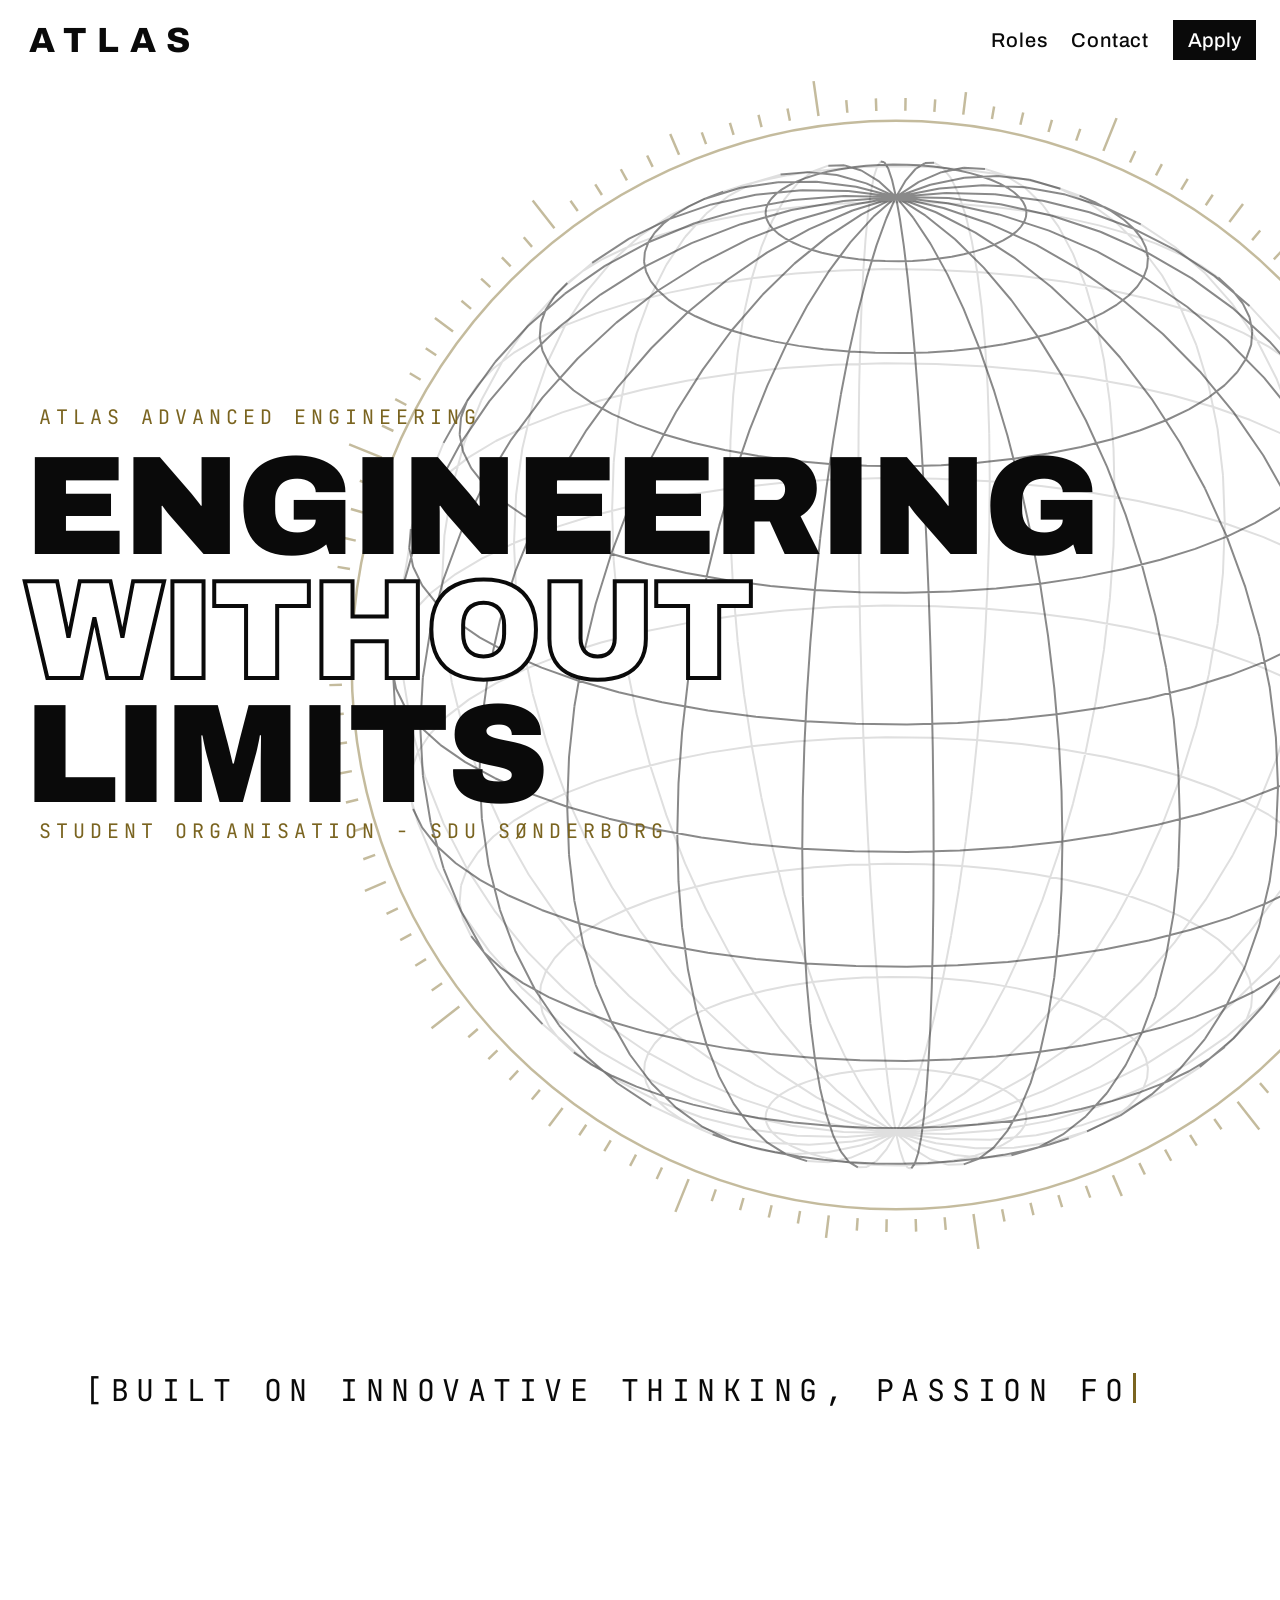
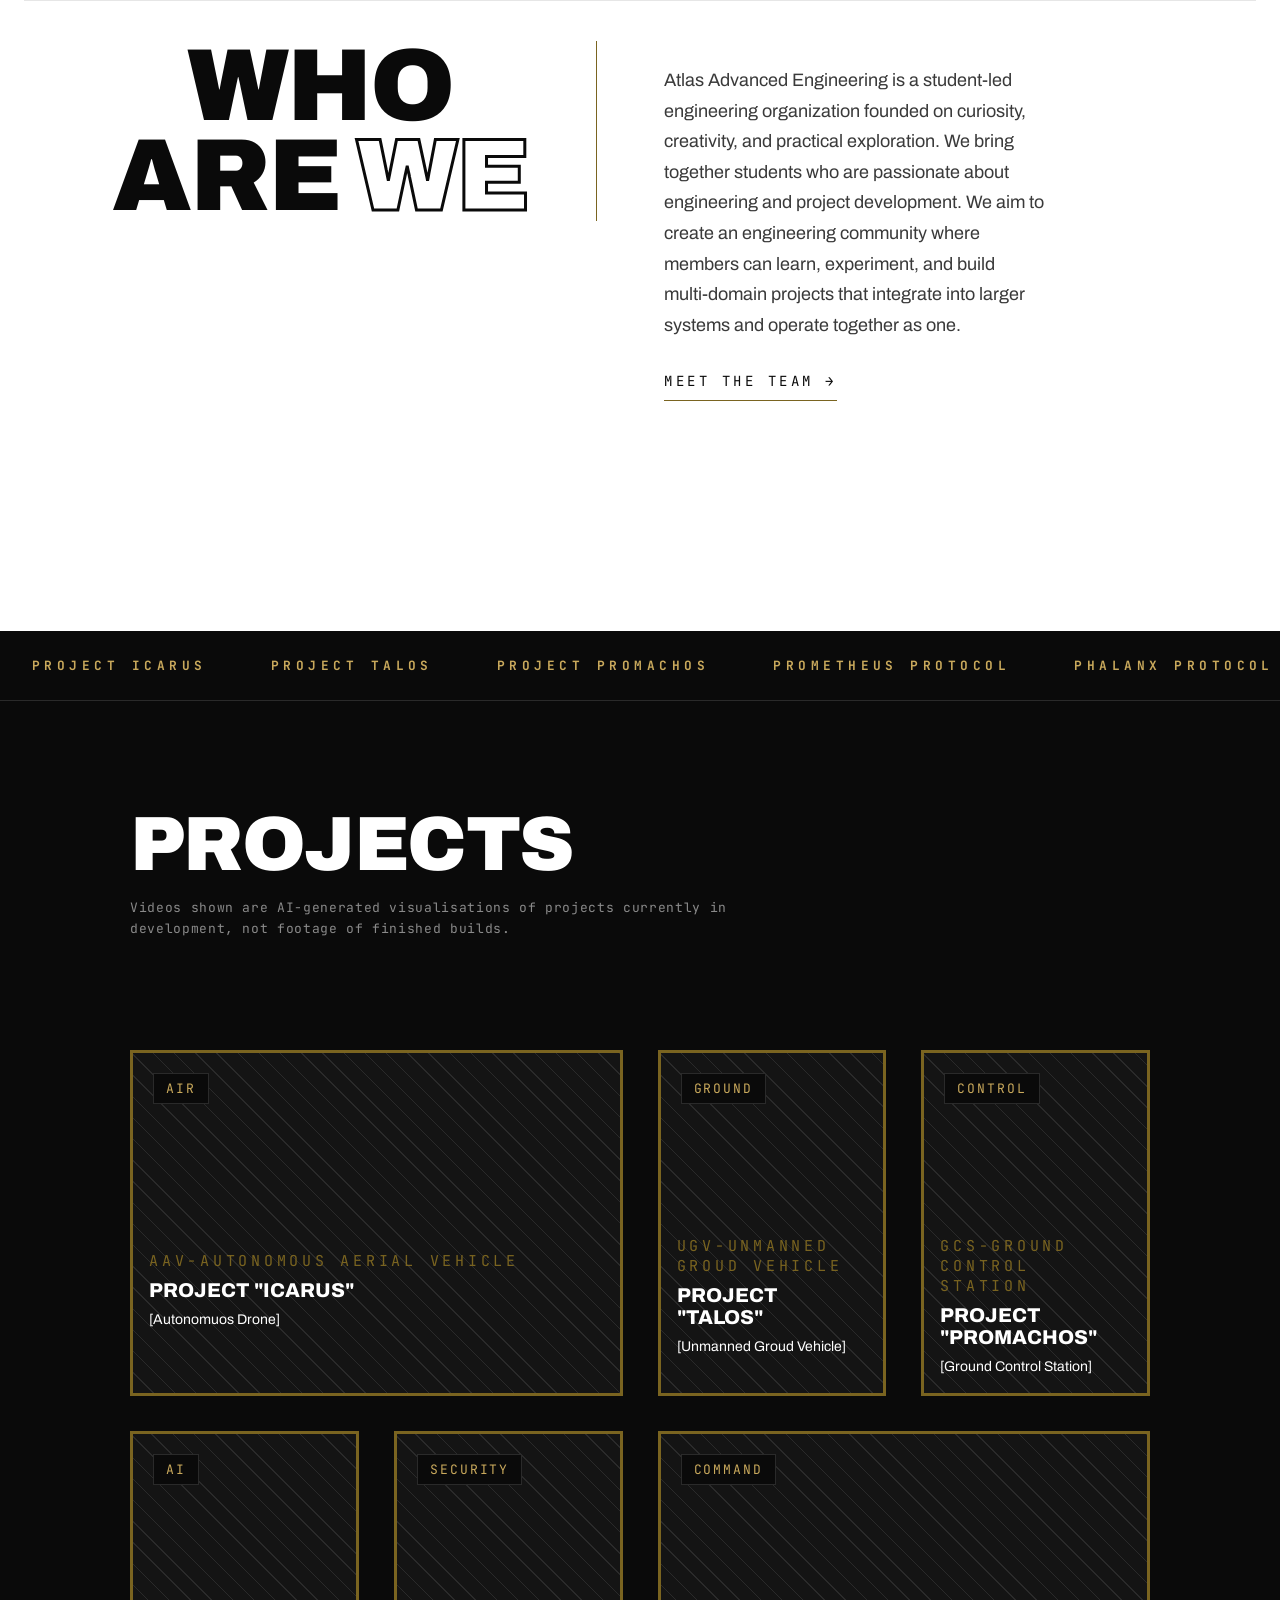
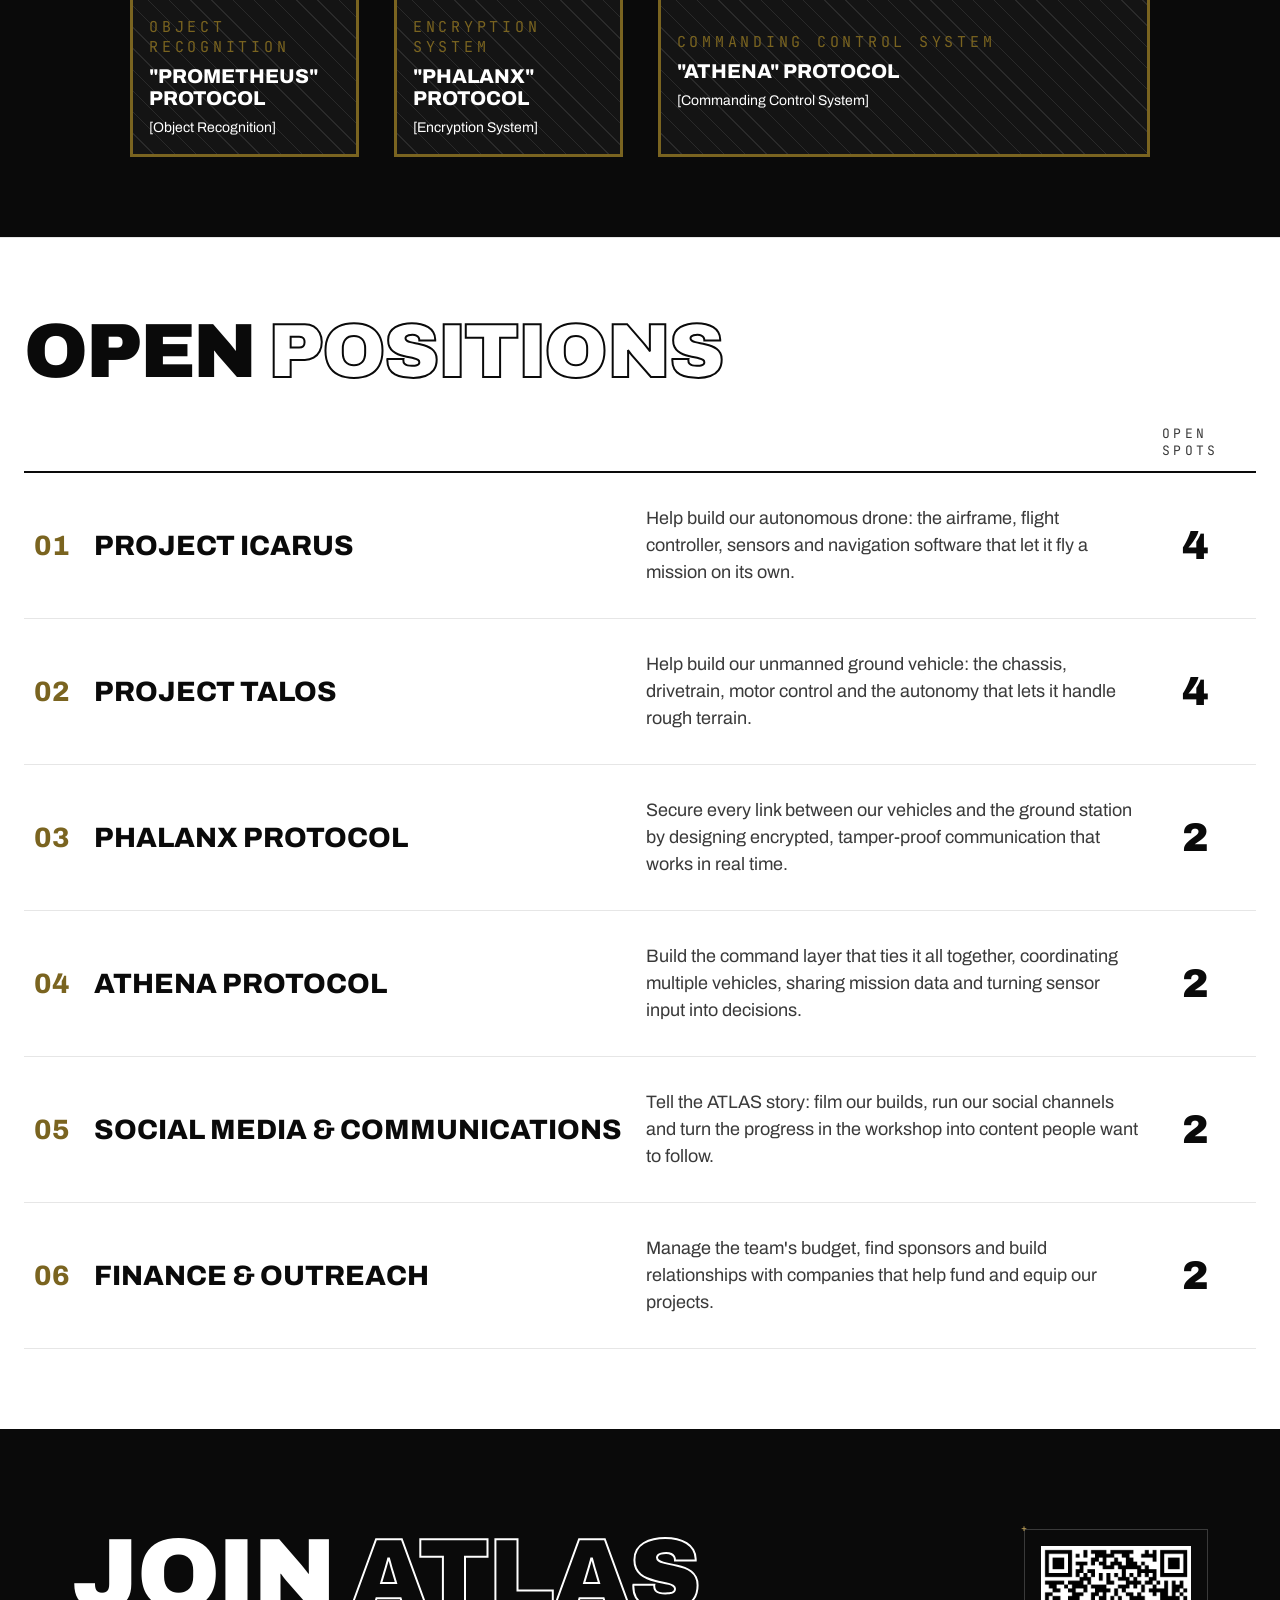
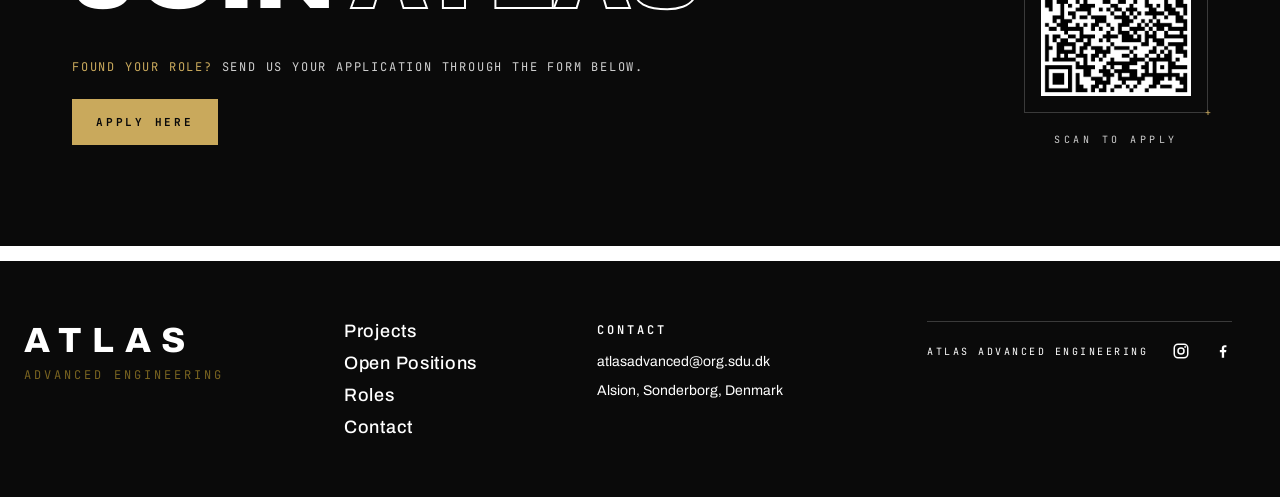
<file: index.html>
<!doctype html>
<html lang="en">
    <head>
        <meta charset="utf-8">
        <meta name="viewport" content="width=device-width, initial-scale=1">
        <title>Atlas</title>
        <meta name="description" content="ATLAS is a student-run engineering organisation at SDU Sønderborg">
        <link rel="icon" href="db/assets/atlas-seal-100px.png">
        <link rel="preconnect" href="https://fonts.googleapis.com">
        <link rel="preconnect" href="https://fonts.gstatic.com" crossorigin>
        <link rel="stylesheet" href="https://fonts.googleapis.com/css2?family=Archivo:wght@400;500;600;800;900&family=JetBrains+Mono:wght@400&display=swap">
        <link rel="stylesheet" href="style/header.css">
        <link rel="stylesheet" href="style/index.css">
        <link rel="stylesheet" href="style/footer.css">
    </head>
    <body>

        <div id="header_div"></div>
        <section class="hero">
            <canvas id="globe" aria-hidden="true"></canvas>
            <div class="hero-content">
                <div class="hero-title">
                    <p class="hero-eyebrow">Atlas Advanced Engineering</p>
                    <h1>Engineering<br><span class="hero-outline">without</span><br>limits</h1>
                    <p class="hero-eyebrow">Student organisation - SDU Sønderborg</p>
                </div>
                
            </div>
        </section>
        <section class="mission">
            <p class="mission_text">[Built on innovative thinking, passion for learning and hands‑on engineering.]</p>
        </section>

        <section class="who_are_we" id="about">
            <div class="who-heading">
                <h2 class="who_text">Who<br>are <span class="who-outline">we</span></h2>
            </div>
            <div class="who-body">
                <p class="who-lede">Atlas Advanced Engineering is a student‑led engineering organization founded on curiosity, creativity, and practical exploration. We bring together students who are passionate about engineering and project development. We aim to create an engineering community where members can learn, experiment, and build multi‑domain projects that integrate into larger systems and operate together as one.</p>
                <a class="who-link" href="/roles">Meet the team →</a>
            </div>
        </section>
        <!-- <section class="photo-section">

            <figure class="photo-frame">
                <div class="photo-placeholder">[Team or workshop photo]</div>
            </figure>
        </section> -->

        <div class="ticker" aria-label="Our projects">
            <div class="ticker-track"></div>
        </div>
        <section class="project" id="projects">
            <h2 class="project_text">projects</h2>
            <p class="project-disclaimer">Videos shown are AI-generated visualisations of projects currently in development, not footage of finished builds.</p>
            <div class="our_projects"></div>
        </section>

        

        <section class="roles" id="positions">
            <h2 class="roles_text">Open <span class="roles-outline">Positions</span></h2>
            <div class="roles-table-wrap">
                <table class="roles-table">
                    <thead>
                        <tr>
                            <th></th>
                            <th></th>
                            <th></th>
                            <th>Open spots</th>
                        </tr>
                    </thead>
                    <tbody id="roles_list"></tbody>
                </table>
            </div>
        </section>

        <section class="join">
            <div class="join-content">
                <h2 class="join_text">Join <span class="join-outline">Atlas</span></h2>

                <p class="join-fee"><strong>Found your role?</strong> Send us your application through the form below.</p>
                <a class="join-button" href="https://forms.cloud.microsoft/pages/responsepage.aspx?id=fcKXmj64lEazU1S9vxirW7NsDSIFB0tLjY_CXKJRdo1UMEs1MFVYTVBXTllMRTc4UFY4OUNVMVFKMC4u&origin=lprLink&route=shorturl" target="_blank" rel="noopener noreferrer">Apply here </a>
            </div>
            <figure class="join-qr-wrap">
                <div class="join-qr-frame">
                    <img class="join-qr" src="db/assets/qr.jpeg" alt="QR code for the Atlas application form">
                </div>
                <figcaption class="join-qr-caption">Scan to apply</figcaption>
            </figure>
        </section>
        <div id="footer_div"></div>
        <script src="js/main.js"></script>
        <script src="js/globe.js"></script>
    </body>
</html>
</file>
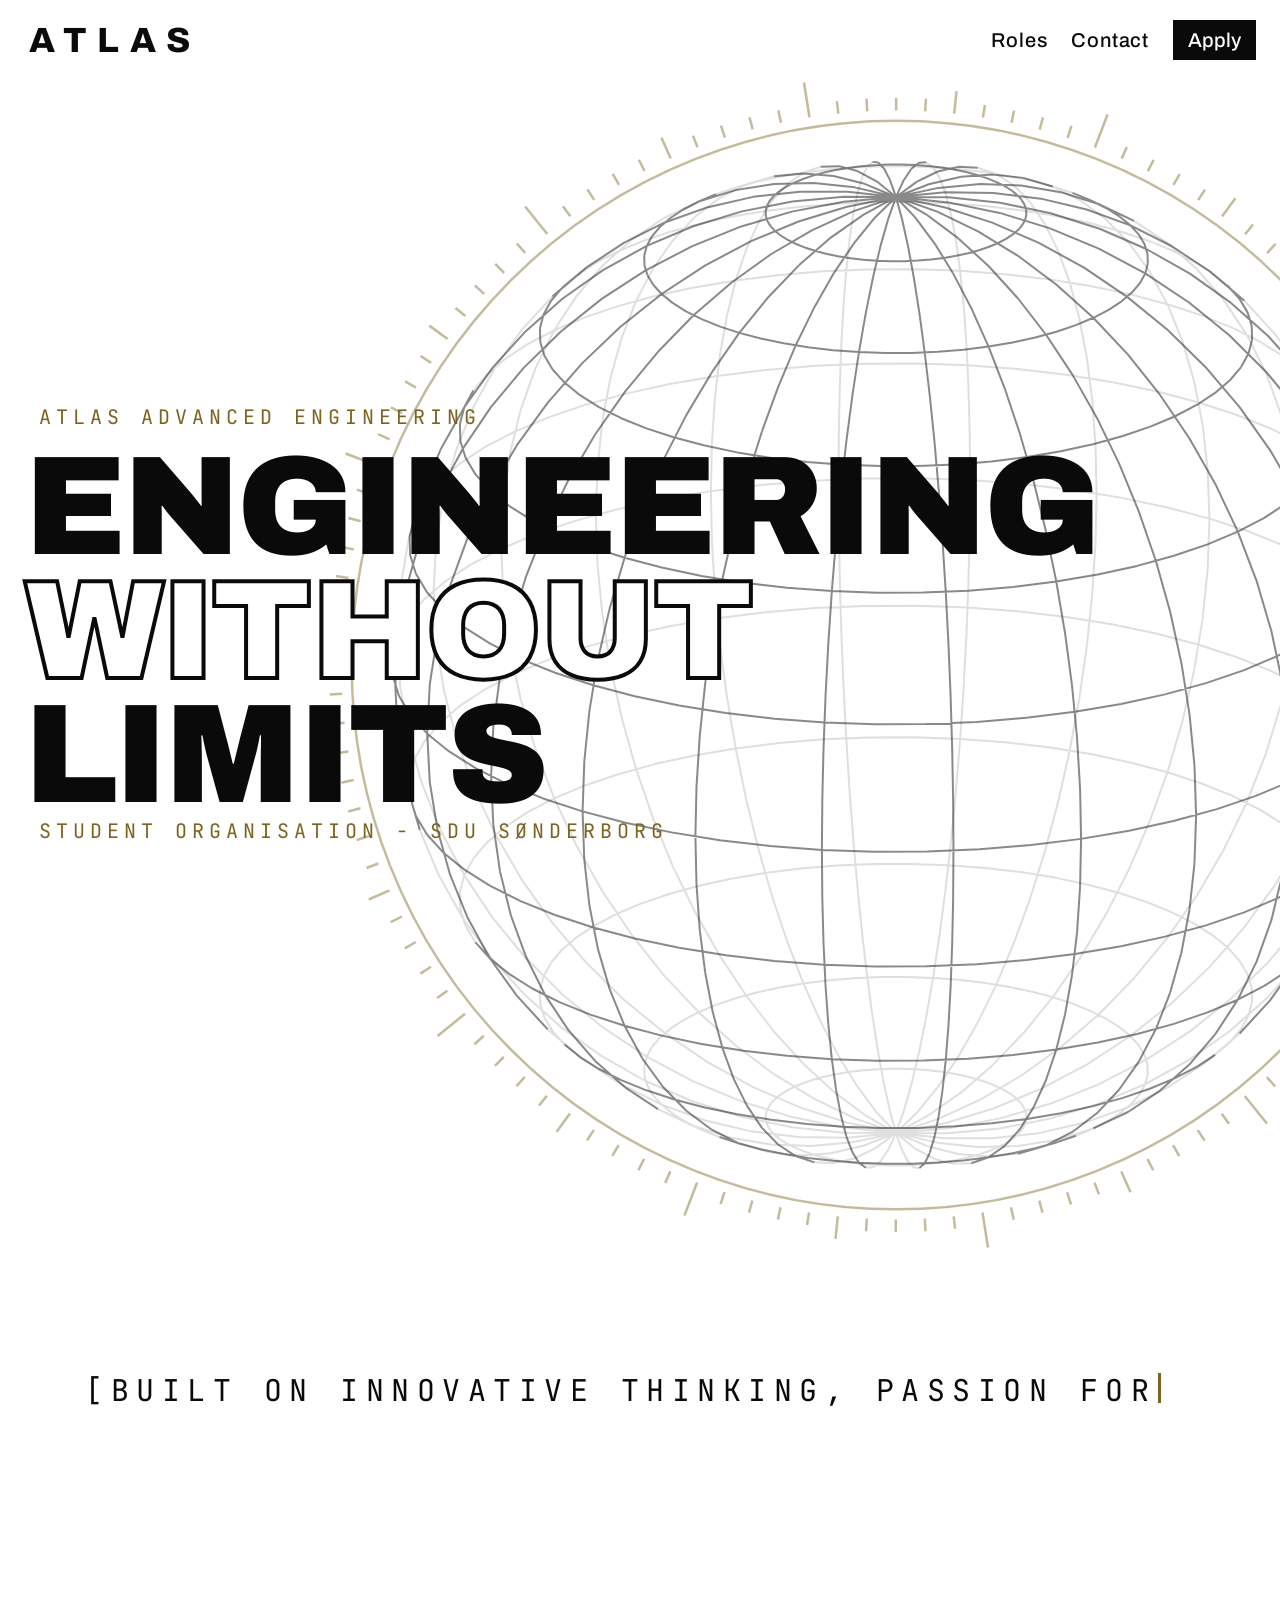
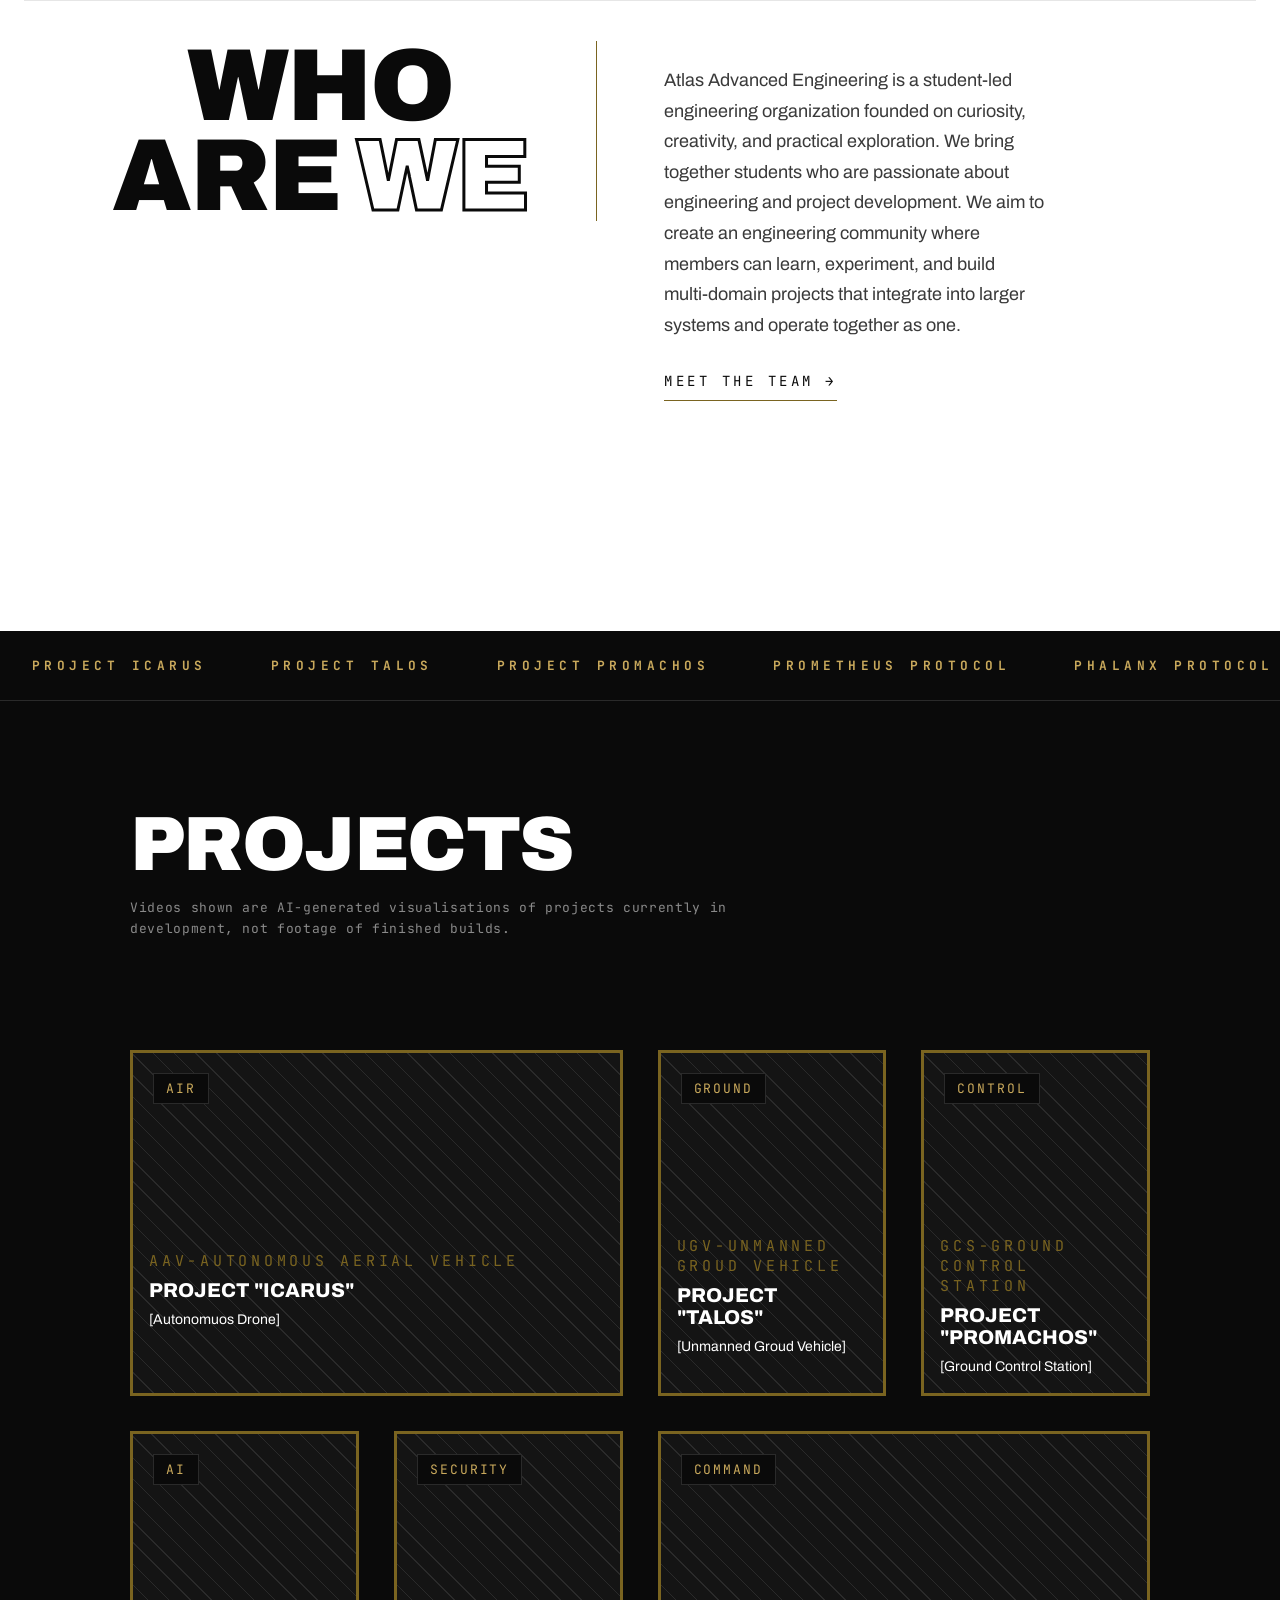
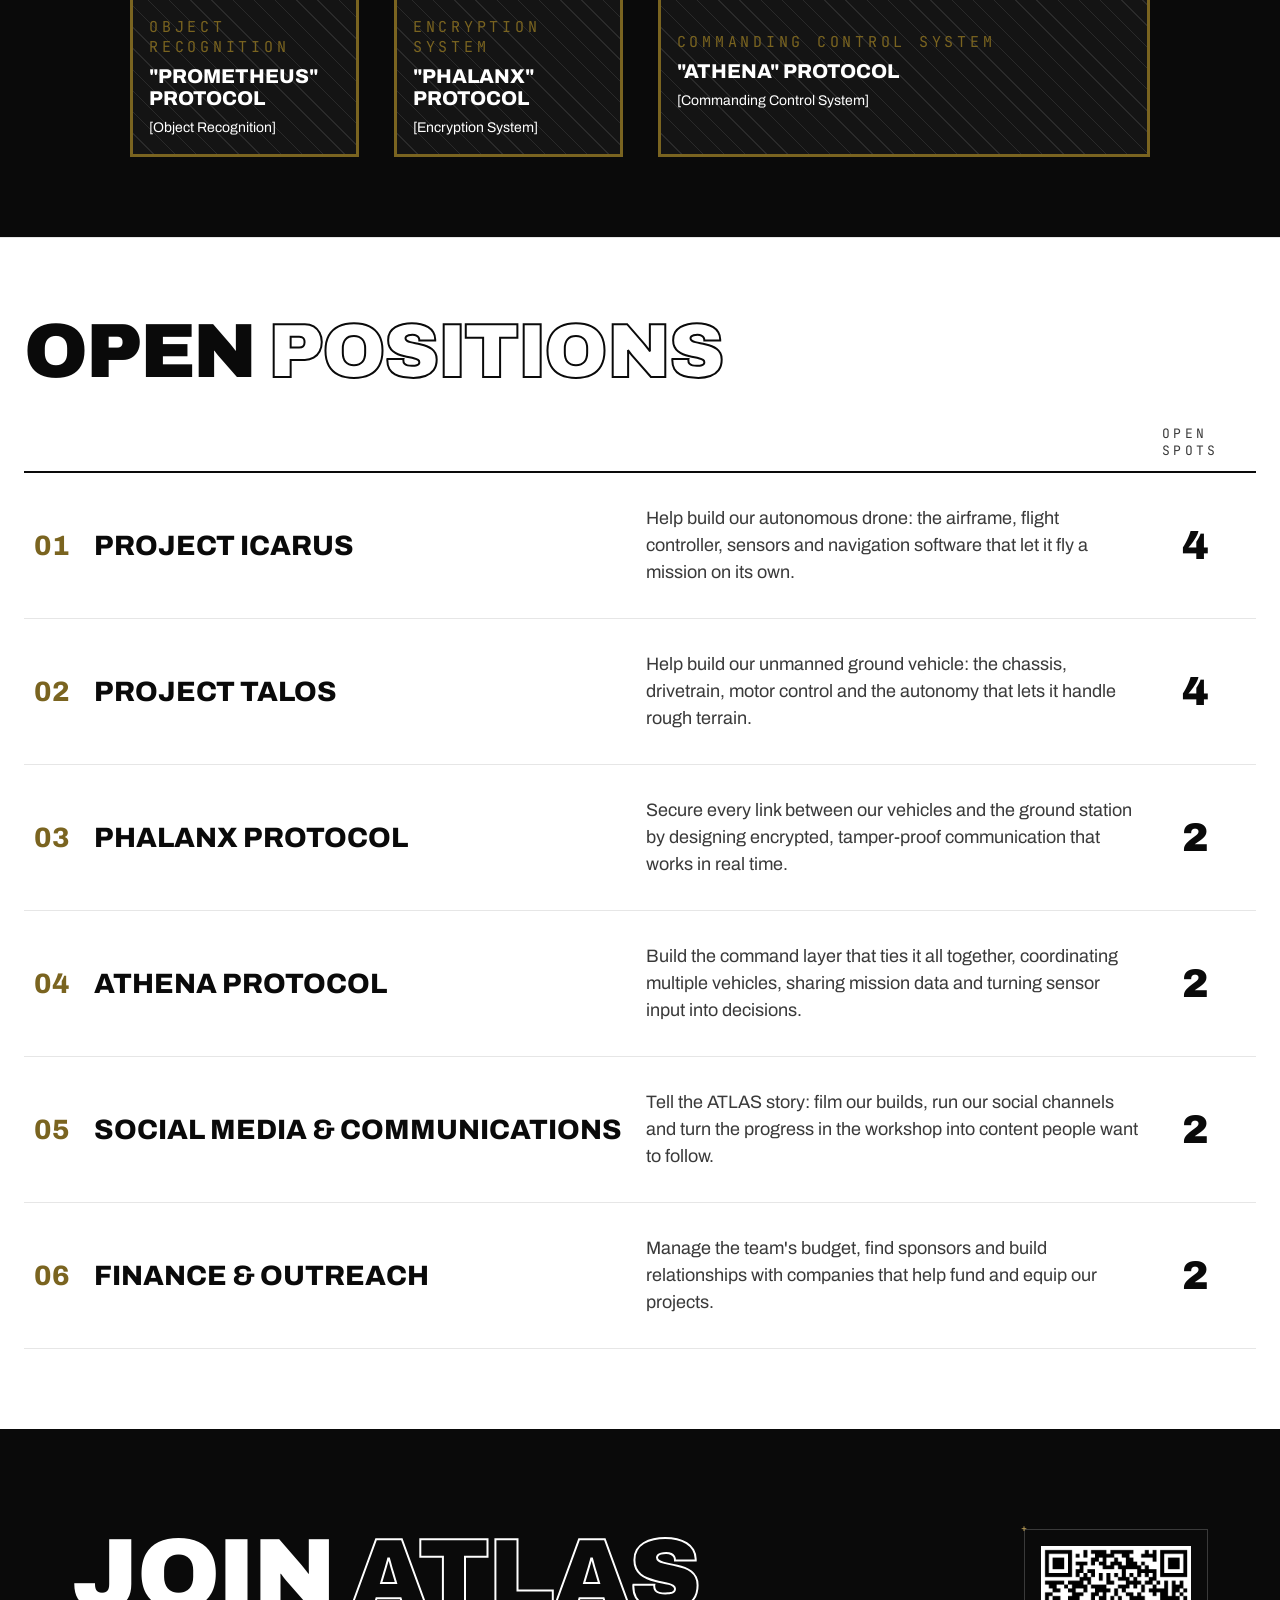
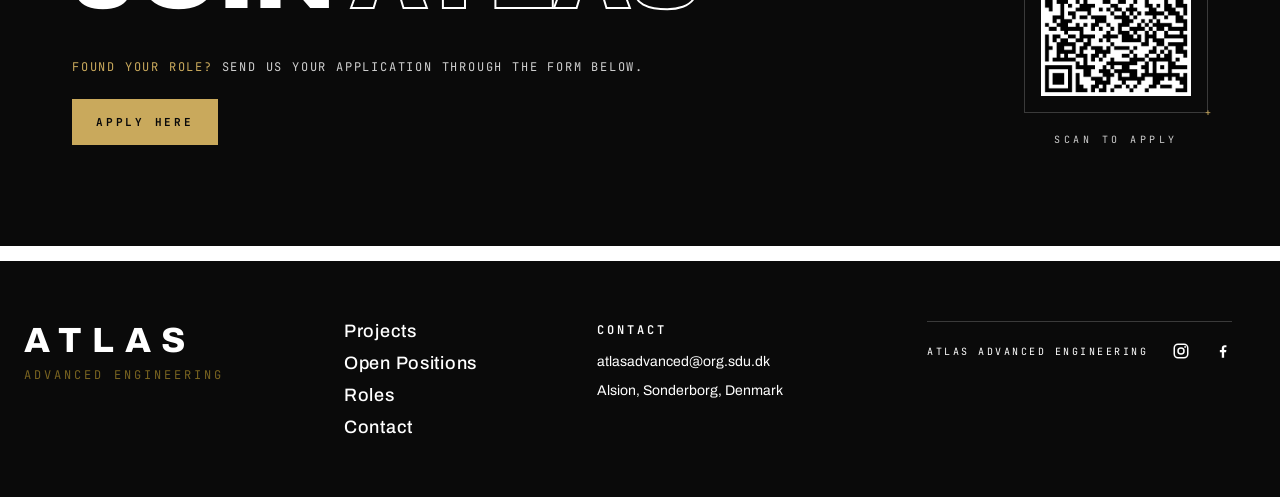
<file: html/index.html>
<!doctype html>
<html lang="en">
    <head>
        <meta charset="utf-8">
        <meta name="viewport" content="width=device-width, initial-scale=1">
        <title>Atlas</title>
        <meta name="description" content="ATLAS is a student-run engineering organisation at SDU Sønderborg">
        <link rel="icon" href="../db/assets/atlas-seal-100px.png">
        <link rel="preconnect" href="https://fonts.googleapis.com">
        <link rel="preconnect" href="https://fonts.gstatic.com" crossorigin>
        <link rel="stylesheet" href="https://fonts.googleapis.com/css2?family=Archivo:wght@400;500;600;800;900&family=JetBrains+Mono:wght@400&display=swap">
        <link rel="stylesheet" href="../style/header.css">
        <link rel="stylesheet" href="../style/index.css">
        <link rel="stylesheet" href="../style/footer.css">
    </head>
    <body>

        <div id="header_div"></div>
        <section class="hero">
            <canvas id="globe" aria-hidden="true"></canvas>
            <div class="hero-content">
                <div class="hero-title">
                    <p class="hero-eyebrow">Atlas Advanced Engineering</p>
                    <h1>Engineering<br><span class="hero-outline">without</span><br>limits</h1>
                    <p class="hero-eyebrow">Student organisation - SDU Sønderborg</p>
                </div>
                
            </div>
        </section>
        <section class="mission">
            <p class="mission_text">[Built on innovative thinking, passion for learning and hands‑on engineering.]</p>
        </section>

        <section class="who_are_we" id="about">
            <div class="who-heading">
                <h2 class="who_text">Who<br>are <span class="who-outline">we</span></h2>
            </div>
            <div class="who-body">
                <p class="who-lede">Atlas Advanced Engineering is a student‑led engineering organization founded on curiosity, creativity, and practical exploration. We bring together students who are passionate about engineering and project development. We aim to create an engineering community where members can learn, experiment, and build multi‑domain projects that integrate into larger systems and operate together as one.</p>
                <a class="who-link" href="roles.html">Meet the team →</a>
            </div>
        </section>
        <!-- <section class="photo-section">

            <figure class="photo-frame">
                <div class="photo-placeholder">[Team or workshop photo]</div>
            </figure>
        </section> -->

        <div class="ticker" aria-label="Our projects">
            <div class="ticker-track"></div>
        </div>
        <section class="project" id="projects">
            <h2 class="project_text">projects</h2>
            <p class="project-disclaimer">Videos shown are AI-generated visualisations of projects currently in development, not footage of finished builds.</p>
            <div class="our_projects"></div>
        </section>

        

        <section class="roles" id="positions">
            <h2 class="roles_text">Open <span class="roles-outline">Positions</span></h2>
            <div class="roles-table-wrap">
                <table class="roles-table">
                    <thead>
                        <tr>
                            <th></th>
                            <th></th>
                            <th></th>
                            <th>Open spots</th>
                        </tr>
                    </thead>
                    <tbody id="roles_list"></tbody>
                </table>
            </div>
        </section>

        <section class="join">
            <div class="join-content">
                <h2 class="join_text">Join <span class="join-outline">Atlas</span></h2>

                <p class="join-fee"><strong>Found your role?</strong> Send us your application through the form below.</p>
                <a class="join-button" href="https://forms.cloud.microsoft/pages/responsepage.aspx?id=fcKXmj64lEazU1S9vxirW7NsDSIFB0tLjY_CXKJRdo1UMEs1MFVYTVBXTllMRTc4UFY4OUNVMVFKMC4u&origin=lprLink&route=shorturl" target="_blank" rel="noopener noreferrer">Apply here </a>
            </div>
            <figure class="join-qr-wrap">
                <div class="join-qr-frame">
                    <img class="join-qr" src="../db/assets/qr.jpeg" alt="QR code for the Atlas application form">
                </div>
                <figcaption class="join-qr-caption">Scan to apply</figcaption>
            </figure>
        </section>
        <div id="footer_div"></div>
        <script src="../js/main.js"></script>
        <script src="../js/globe.js"></script>
    </body>
</html>
</file>
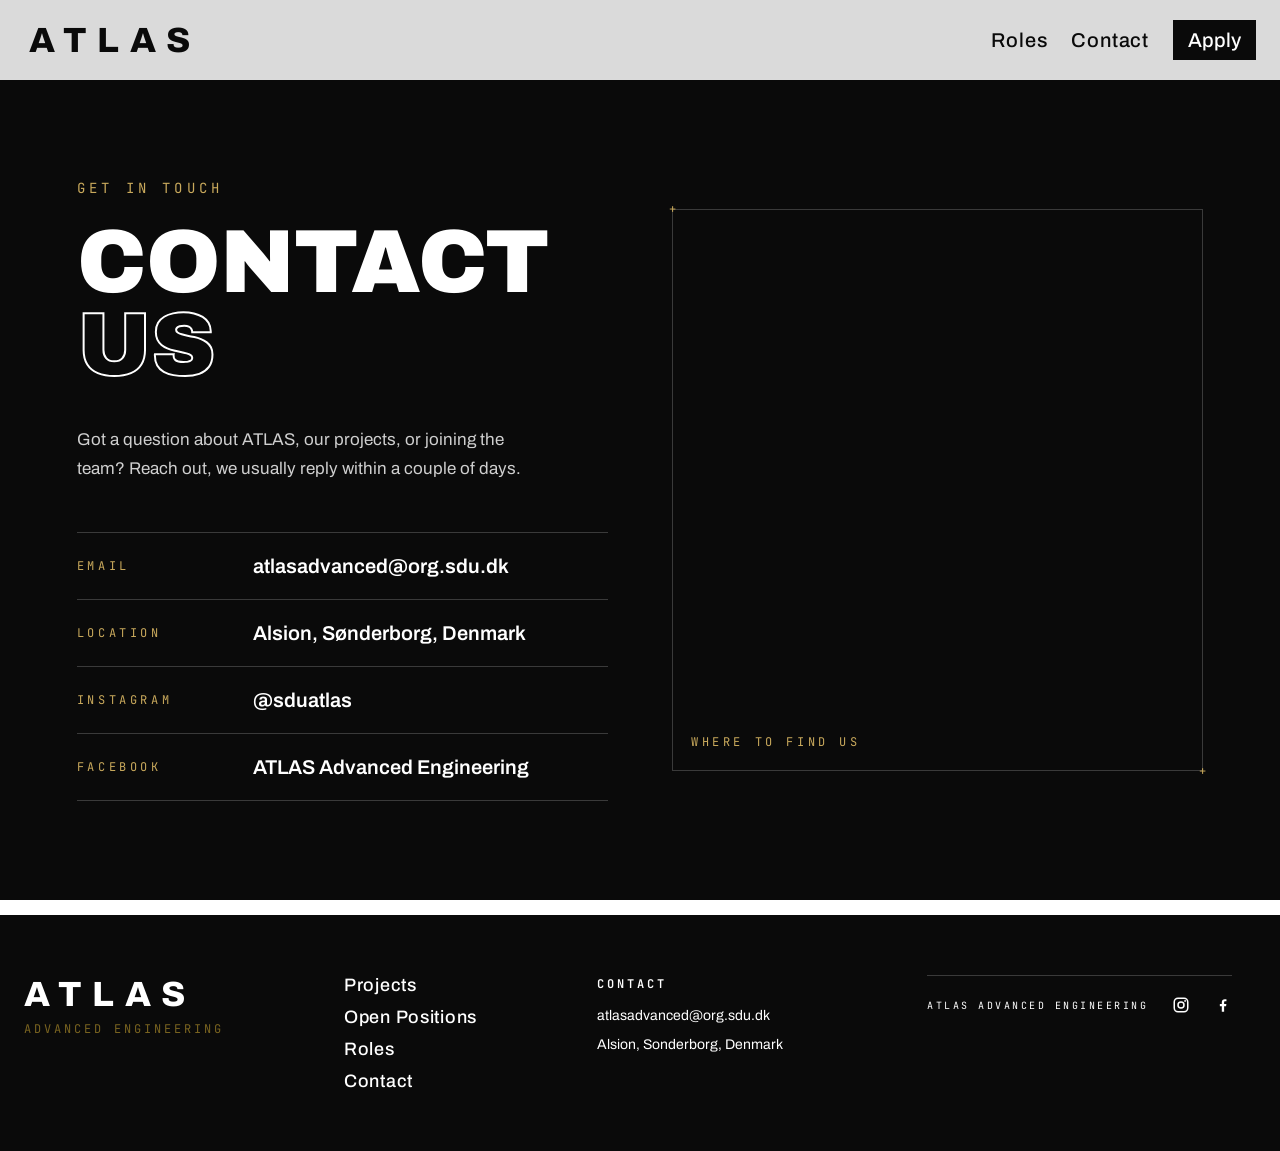
<file: contact.html>
<!doctype html>
<html lang="en">
    <head>
        <meta charset="utf-8">
        <meta name="viewport" content="width=device-width, initial-scale=1">
        <title>Contact — Atlas</title>
        <meta name="description" content="Get in touch with ATLAS — the student-run engineering organisation at SDU Sønderborg.">
        <link rel="icon" href="db/assets/atlas-seal-100px.png">
        <link rel="preconnect" href="https://fonts.googleapis.com">
        <link rel="preconnect" href="https://fonts.gstatic.com" crossorigin>
        <link rel="stylesheet" href="https://fonts.googleapis.com/css2?family=Archivo:wght@400;500;600;800;900&family=JetBrains+Mono:wght@400&display=swap">
        <link rel="stylesheet" href="style/header.css">
        <link rel="stylesheet" href="style/contact.css">
        <link rel="stylesheet" href="style/footer.css">
    </head>
    <body>

        <div id="header_div"></div>

        <section class="contact_body">
            <div class="Contact_div">
                <p class="eyebrow">Get in touch</p>
                <h1 class="contact_header">Contact <span class="contact-outline">us</span></h1>
                <p class="contact_lede">Got a question about ATLAS, our projects, or joining the team? Reach out, we usually reply within a couple of days.</p>
                <div class="contact-info">
                    <a class="contact-info-item" href="https://mail.google.com/mail/?view=cm&fs=1&to=atlasadvanced@org.sdu.dk" target="_blank" rel="noopener noreferrer">
                        <span class="contact-info-label">Email</span>
                        <span class="contact-info-value">atlasadvanced@org.sdu.dk</span>
                    </a>
                    <div class="contact-info-item">
                        <span class="contact-info-label">Location</span>
                        <span class="contact-info-value">Alsion, Sønderborg, Denmark</span>
                    </div>
                    <a class="contact-info-item" href="https://www.instagram.com/sduatlas/?hl=sk" target="_blank" rel="noopener noreferrer">
                        <span class="contact-info-label">Instagram</span>
                        <span class="contact-info-value">@sduatlas</span>
                    </a>
                    <a class="contact-info-item" href="https://www.facebook.com/profile.php?id=61594311675031" target="_blank" rel="noopener noreferrer">
                        <span class="contact-info-label">Facebook</span>
                        <span class="contact-info-value">ATLAS Advanced Engineering</span>
                    </a>
                </div>
            </div>
            <div class="contact-map">
                <iframe
                    src="https://www.google.com/maps?q=Alsion,+S%C3%B8nderborg,+Denmark&output=embed"
                    title="Map of Alsion, Sønderborg"
                    allowfullscreen=""
                    loading="lazy"
                    referrerpolicy="no-referrer-when-downgrade">
                </iframe>
                <div class="find-us">
                    <p class="find-us-title">Where to find us</p>
                </div>
            </div>
        </section>

        <div id="footer_div"></div>
        <script src="js/main.js"></script>
    </body>
</html>
</file>
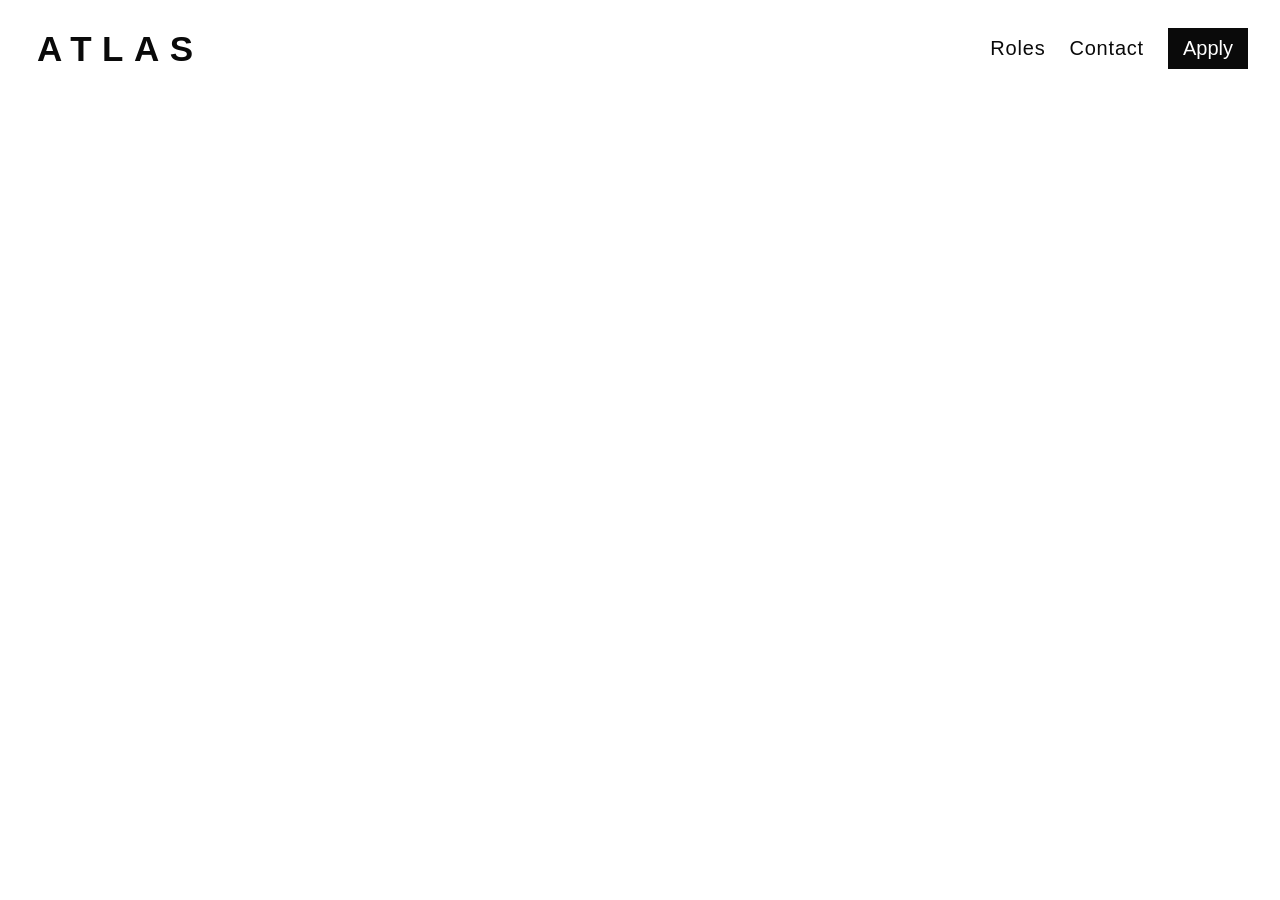
<file: header.html>
<html>
    <head>
        <title>Atlas</title>
        <meta name="description" content="ATLAS is a student-run engineering organisation at SDU Sønderborg">
        <link rel="icon" href="db/assets/atlas-seal-100px.png">
        <link rel="stylesheet" href="style/header.css">
    </head>
    <body>
        <header class="header" id="header">
            <div>
                <a href="/" class="header_text">atlas</a>
            </div>
            <div class="header_button_div">
                
                
                <a href="/roles" class="header_button">roles</a>
                <a href="/contact" class="header_button">contact</a>
                <a href="https://forms.cloud.microsoft/pages/responsepage.aspx?id=fcKXmj64lEazU1S9vxirW7NsDSIFB0tLjY_CXKJRdo1UMEs1MFVYTVBXTllMRTc4UFY4OUNVMVFKMC4u&origin=lprLink&route=shorturl" class="Header_apply_button" target="_blank" rel="noopener noreferrer">Apply</a>
            </div>
        </header>
        <script>

        </script>
    </body>
</html>
</file>
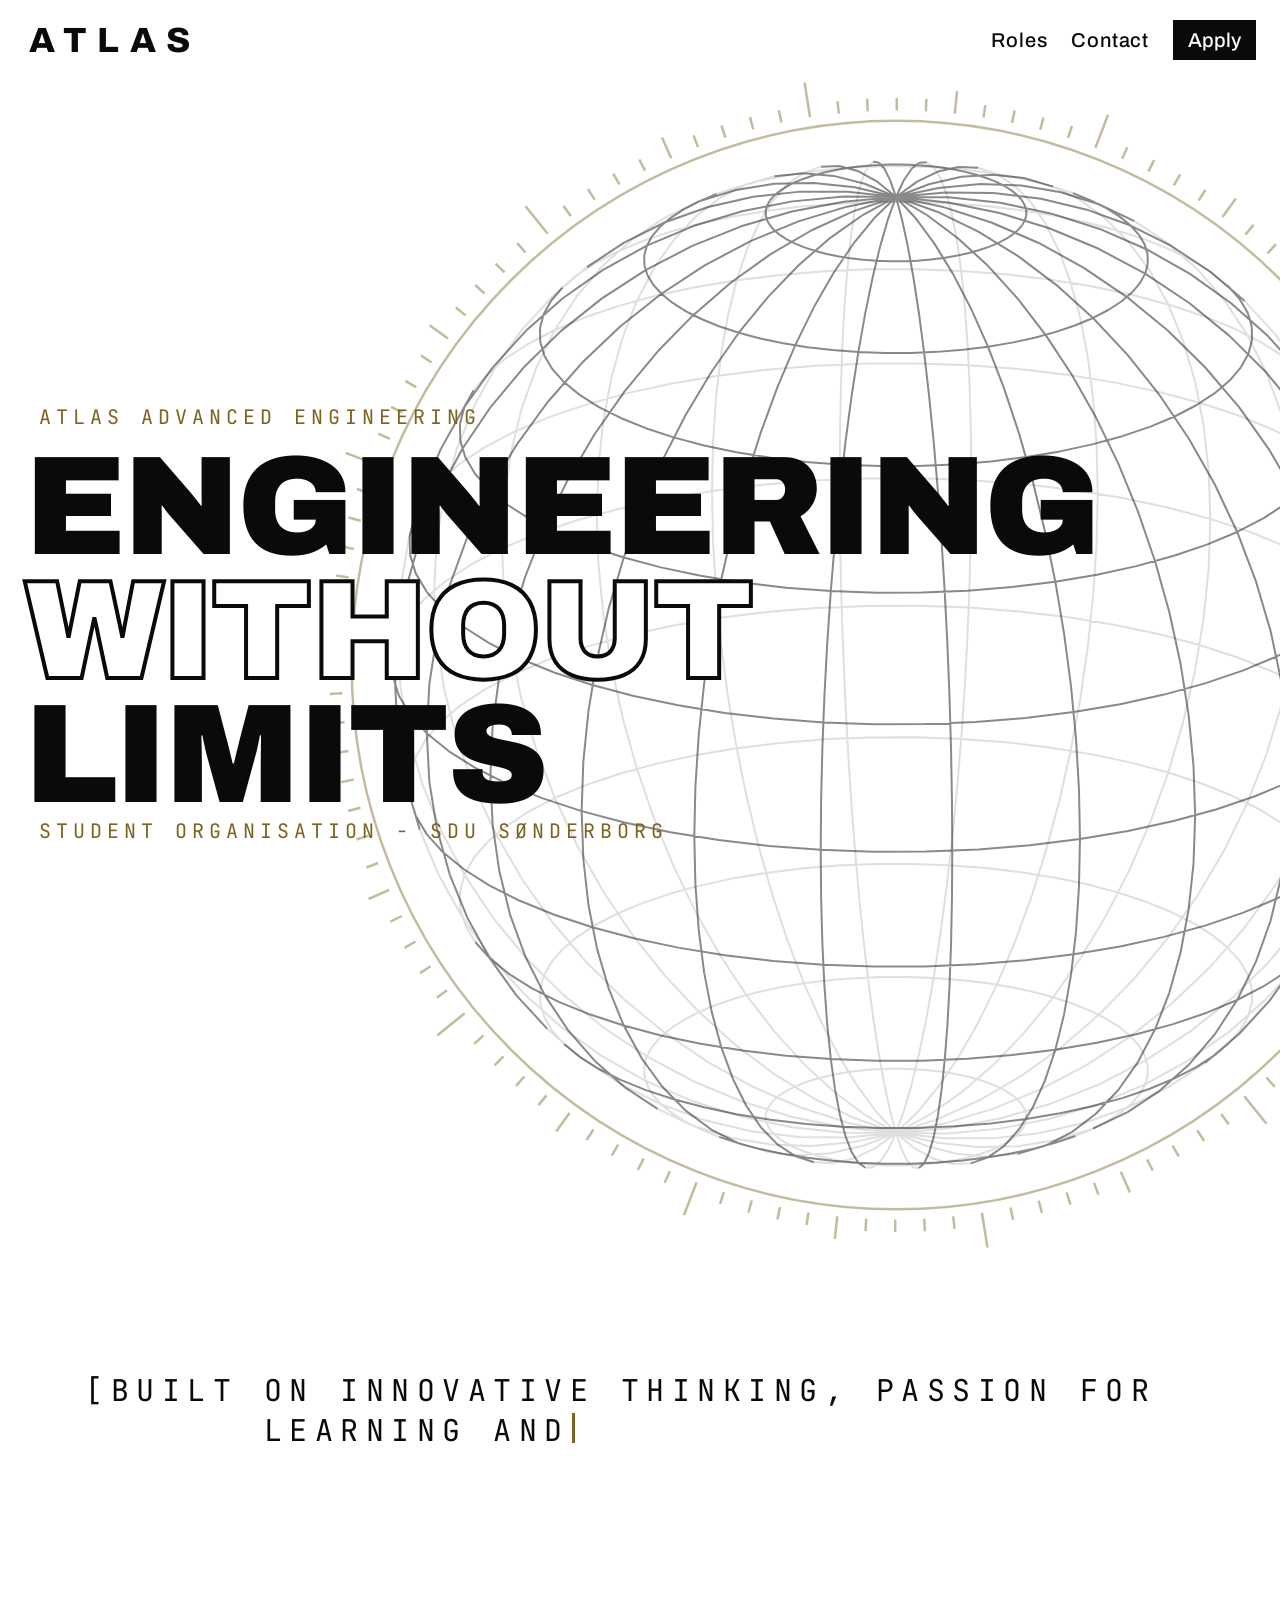
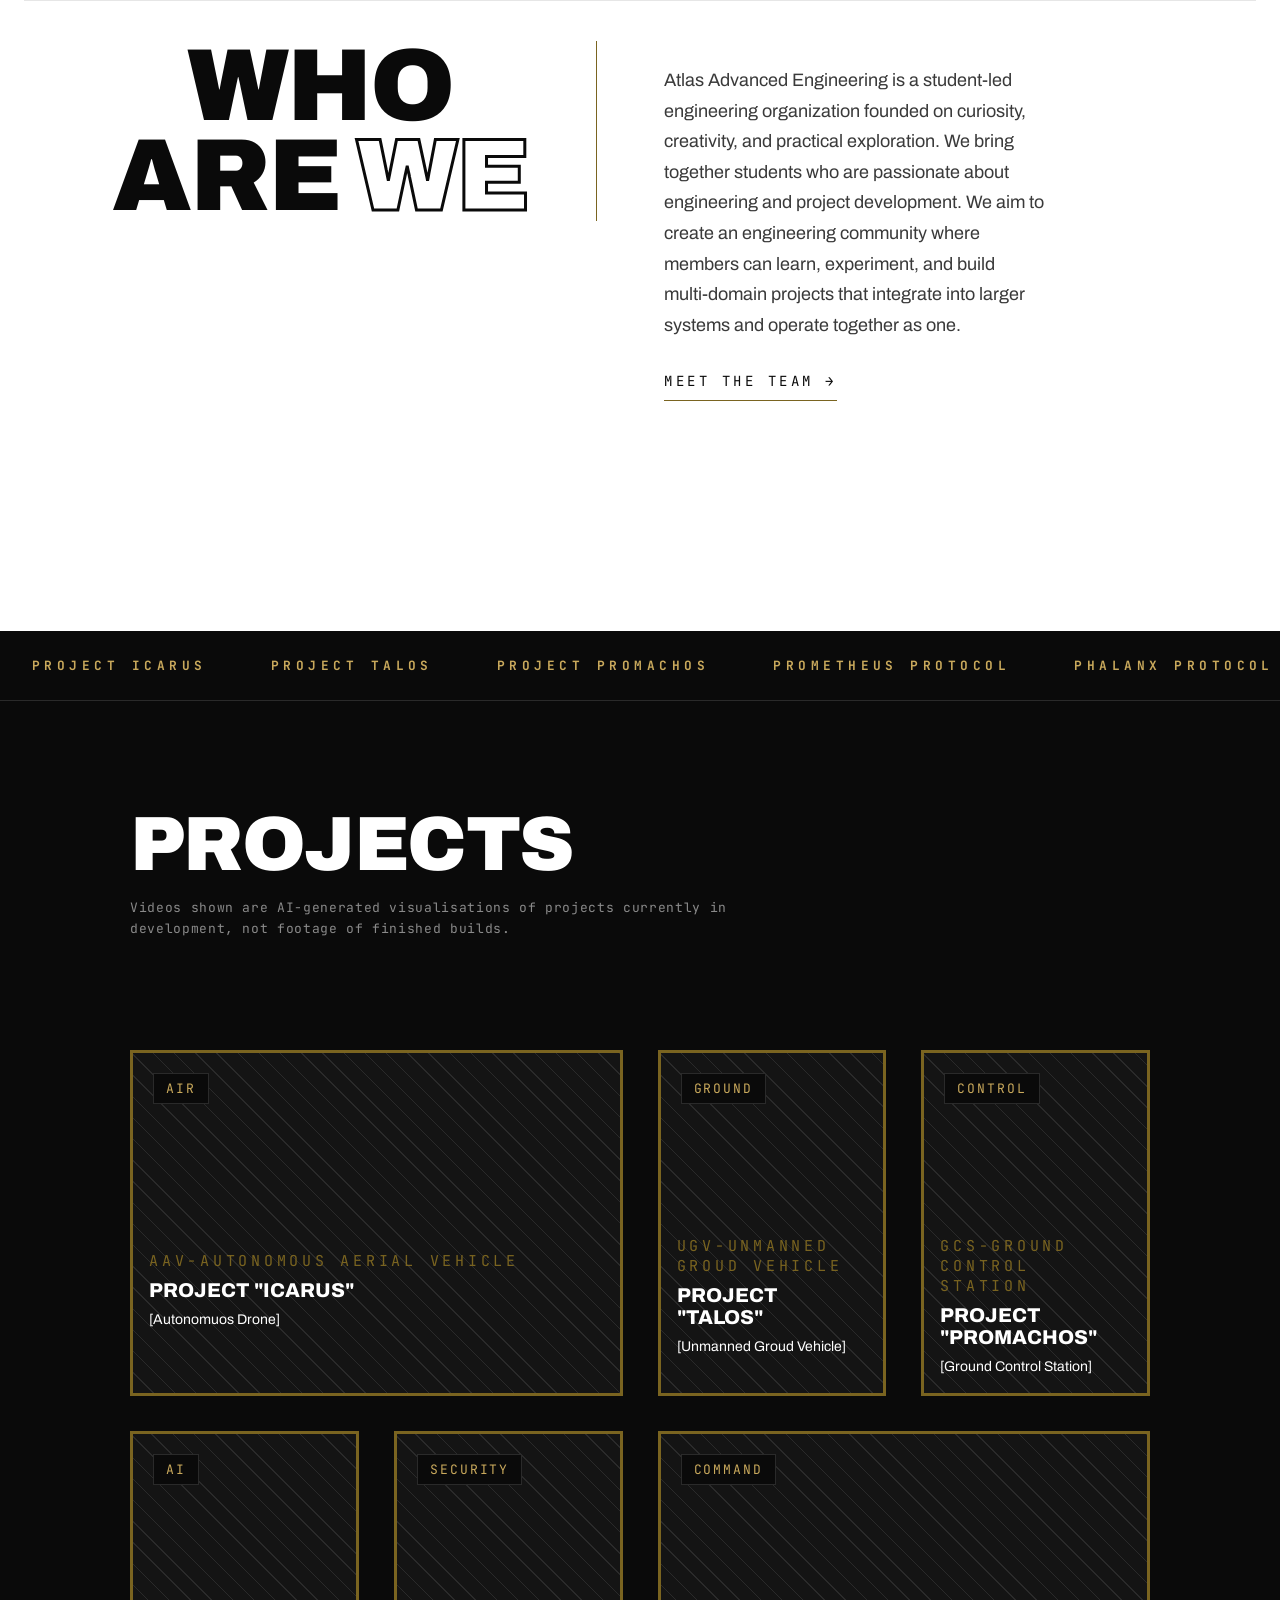
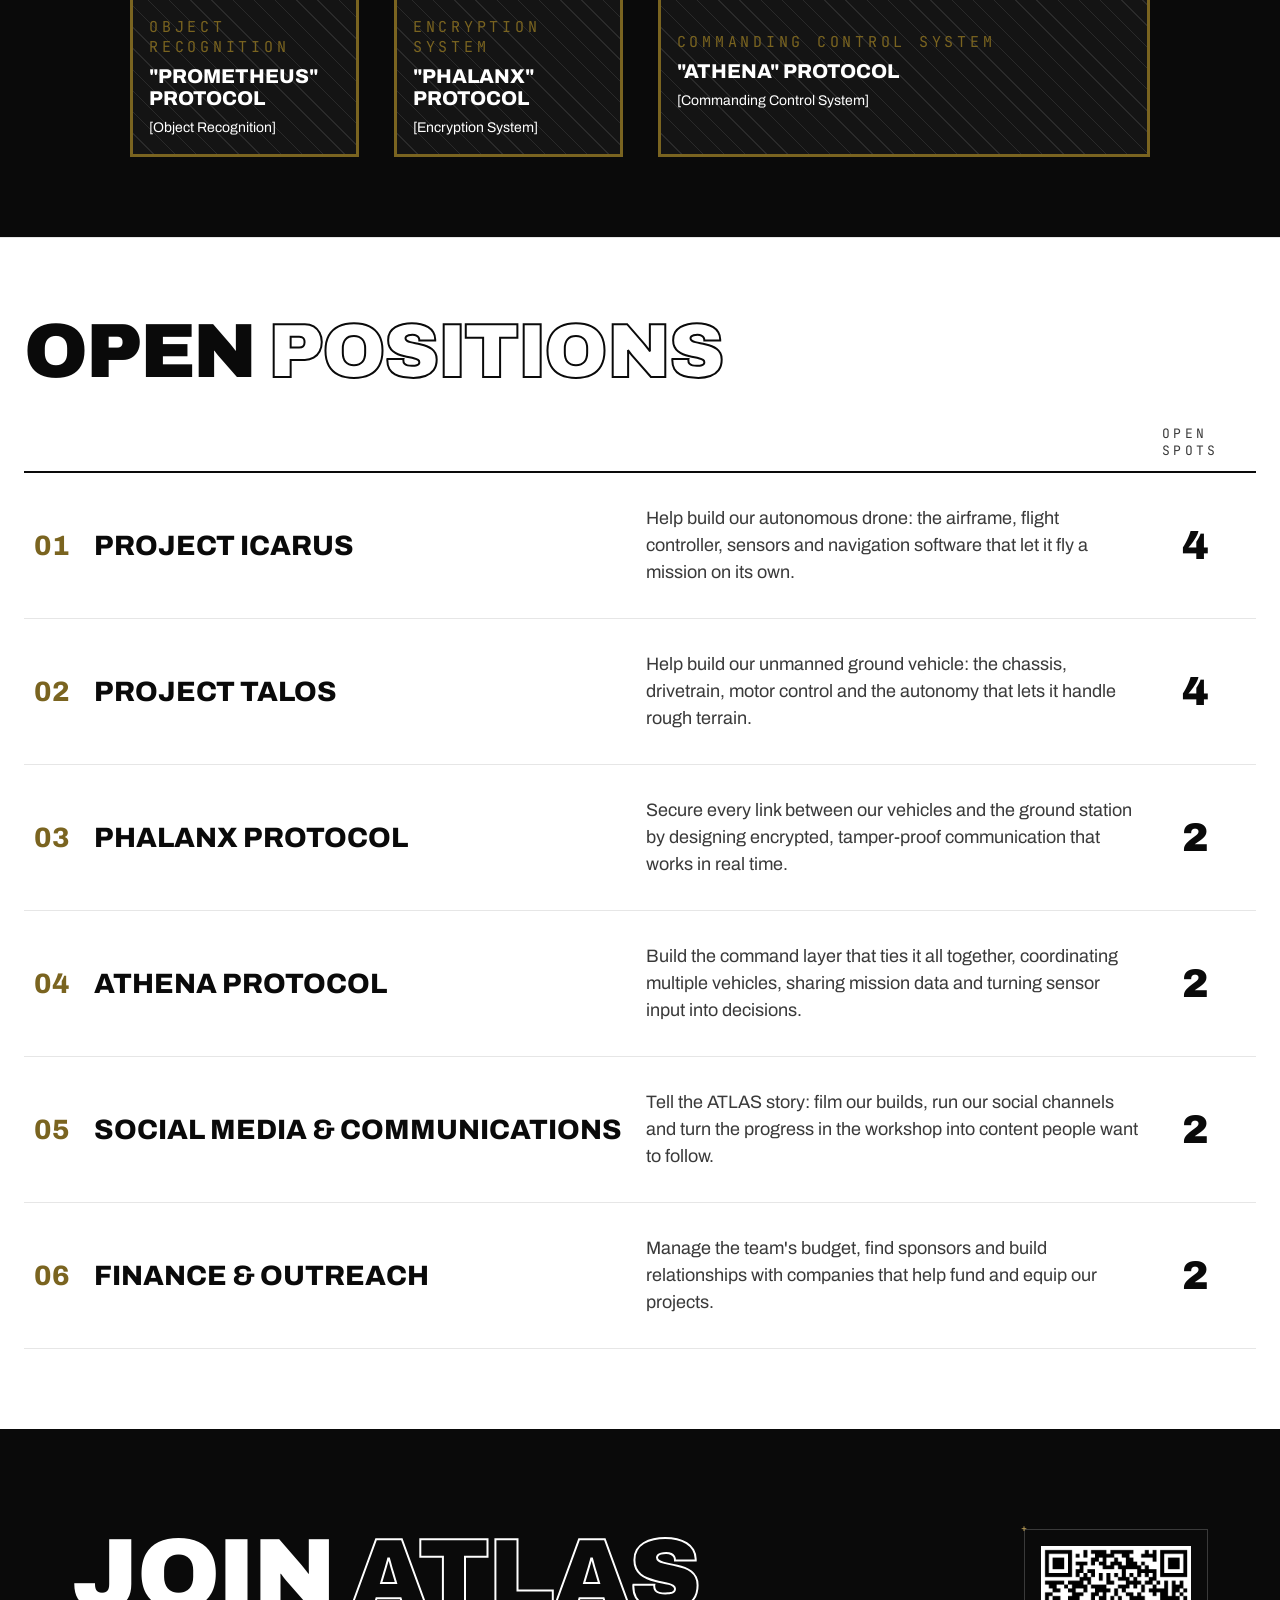
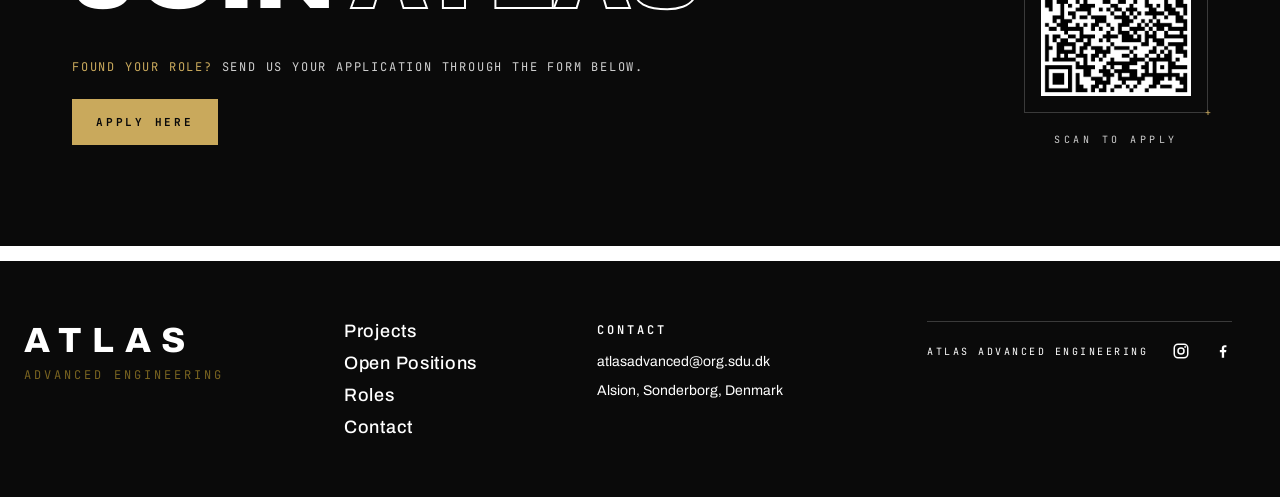
<file: positions.html>
<!DOCTYPE html>
<html>
    <head>
        <meta charset="utf-8">
        <title>Atlas</title>
        <meta http-equiv="refresh" content="0; url=/#positions">
        <script>location.replace("/#positions");</script>
    </head>
    <body></body>
</html>
</file>
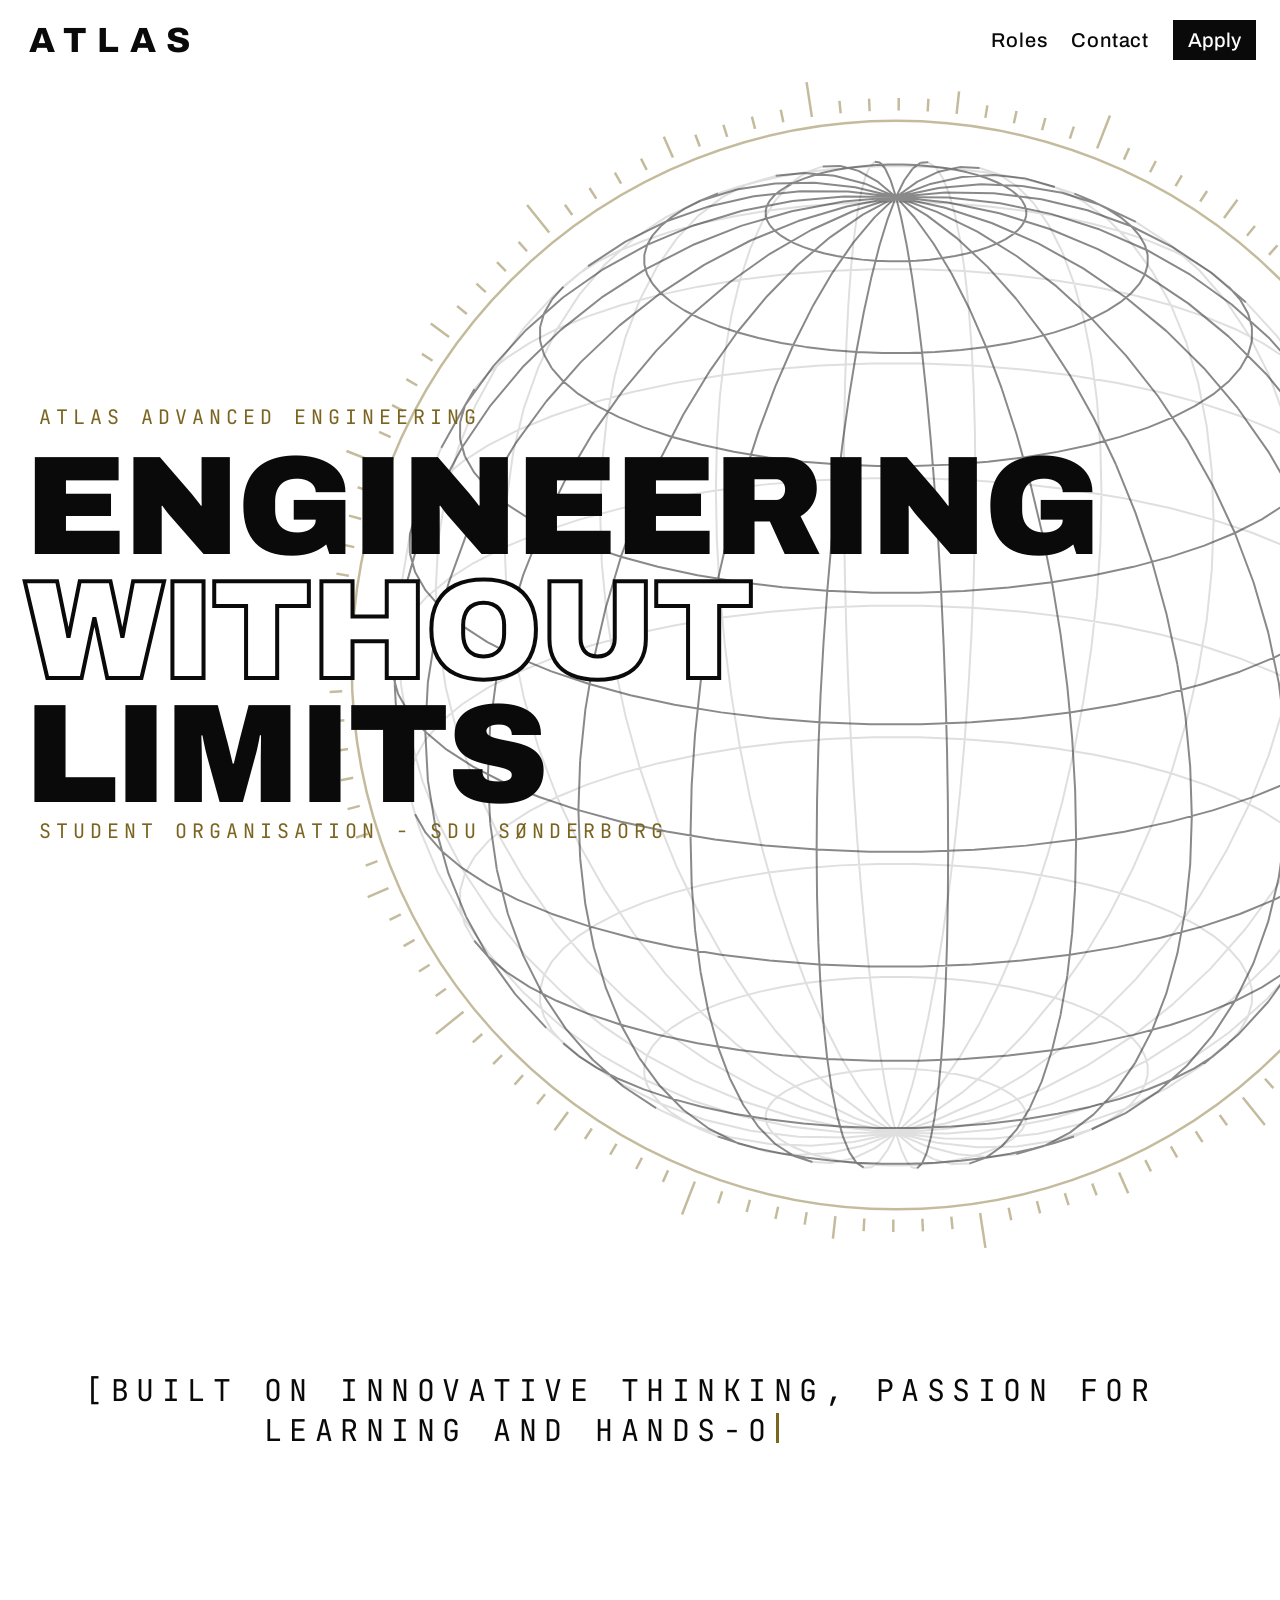
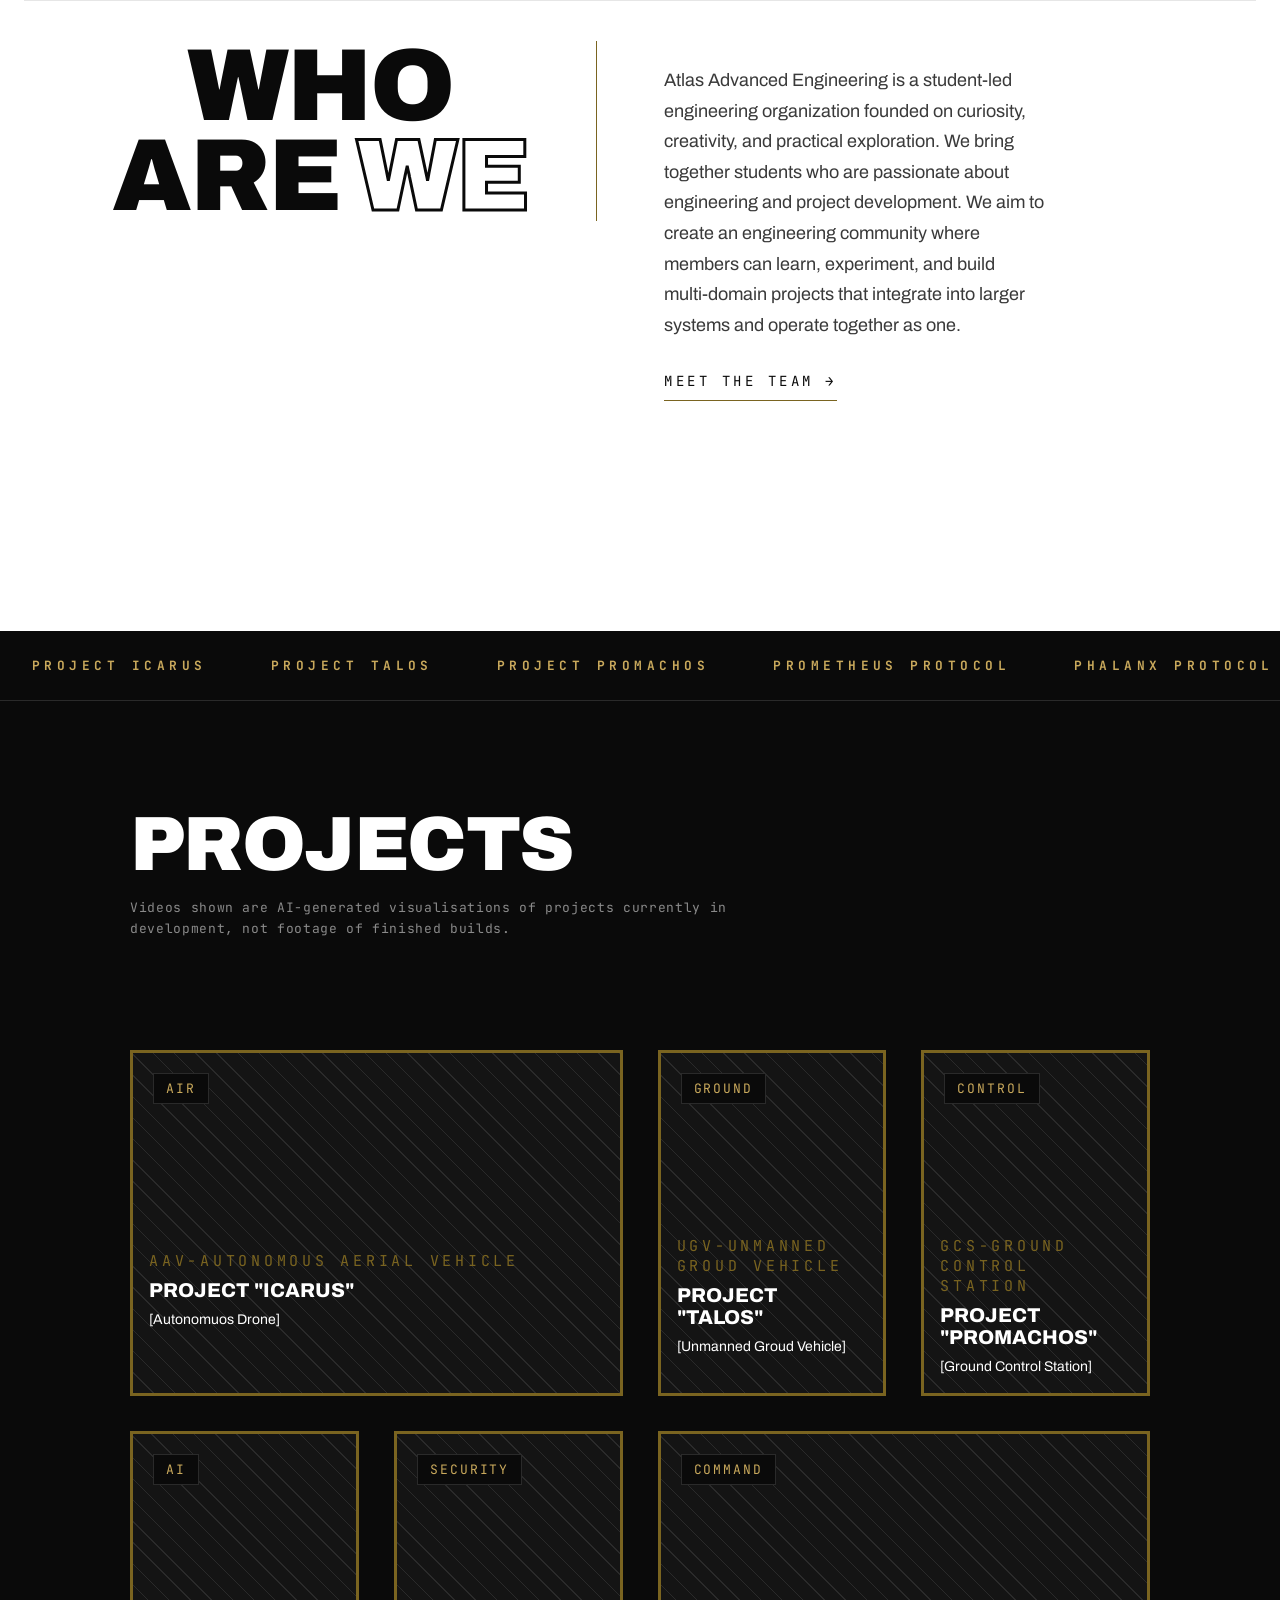
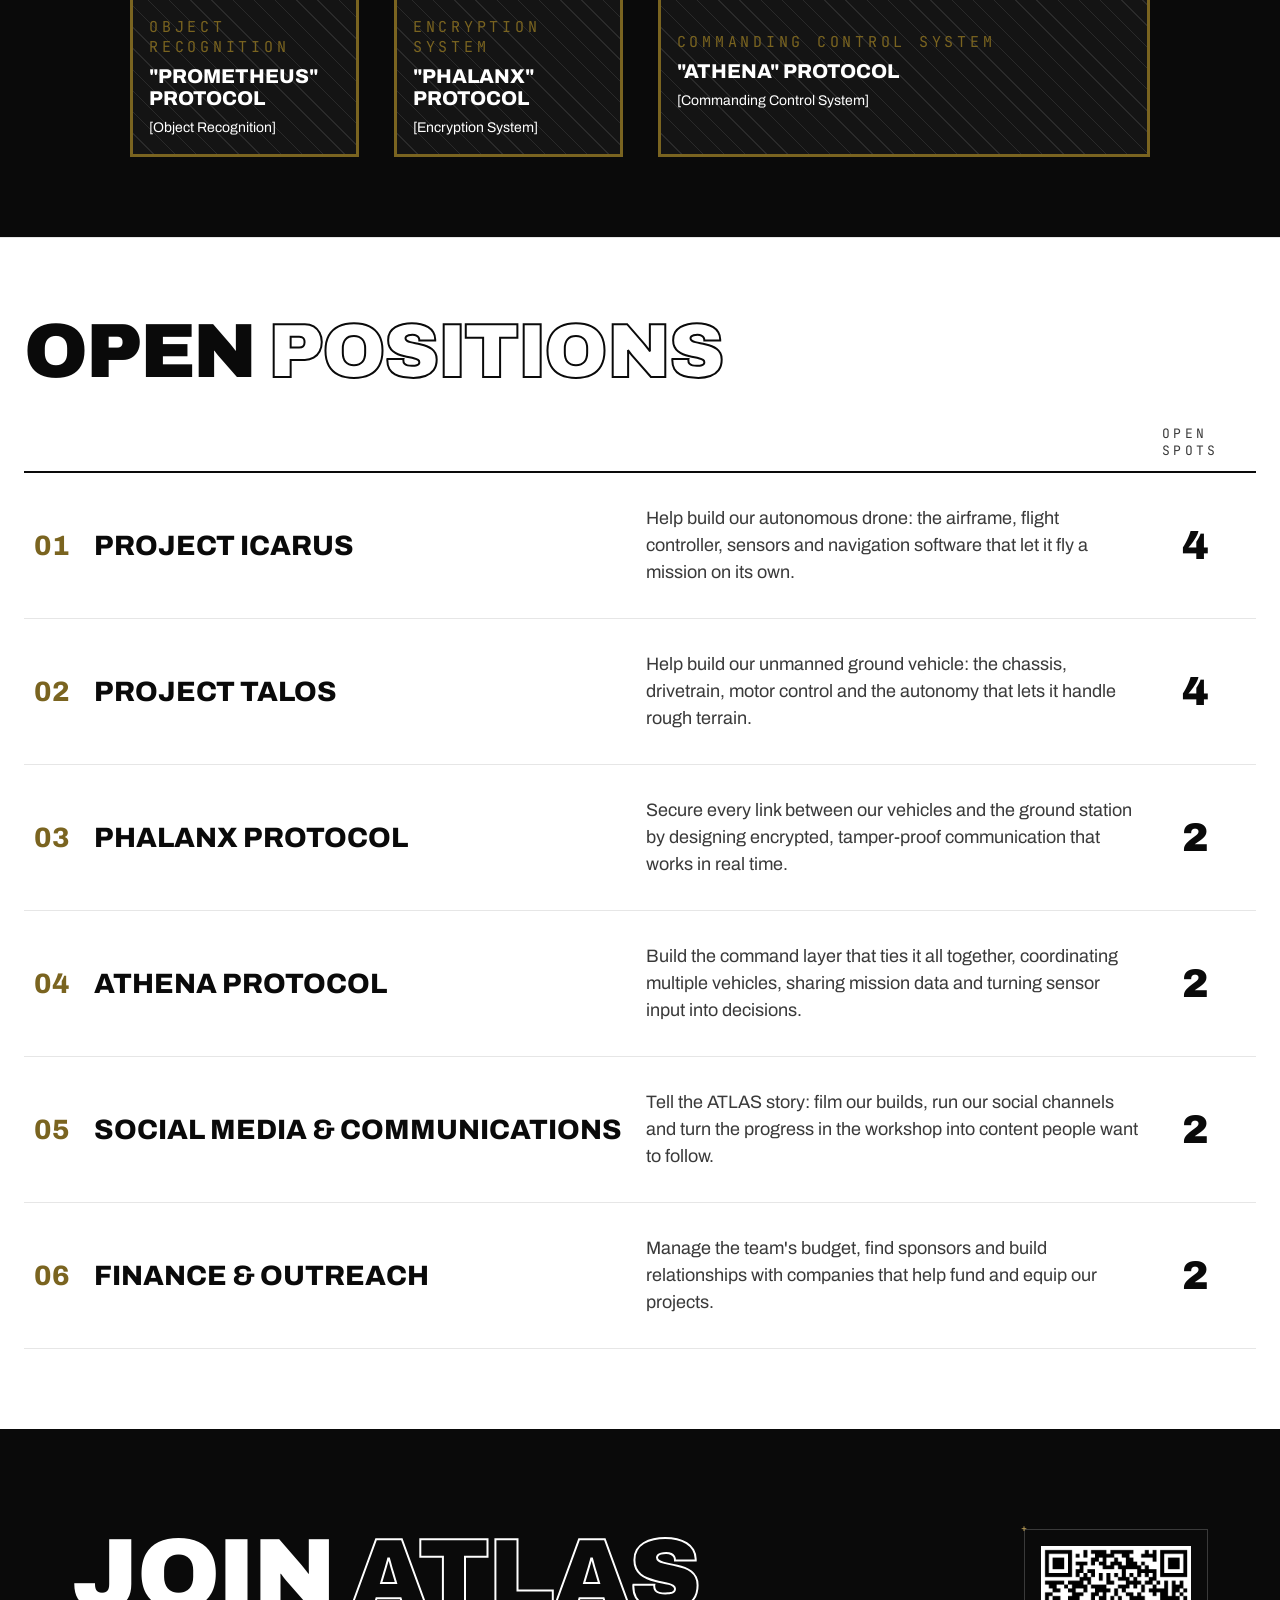
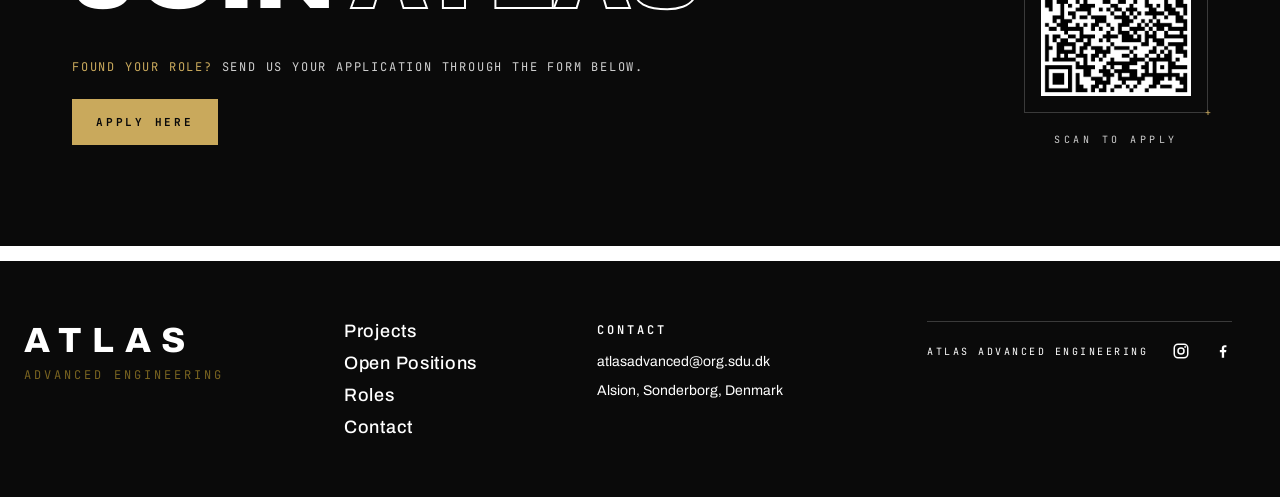
<file: projects.html>
<!DOCTYPE html>
<html>
    <head>
        <meta charset="utf-8">
        <title>Atlas</title>
        <meta http-equiv="refresh" content="0; url=/#projects">
        <script>location.replace("/#projects");</script>
    </head>
    <body></body>
</html>
</file>
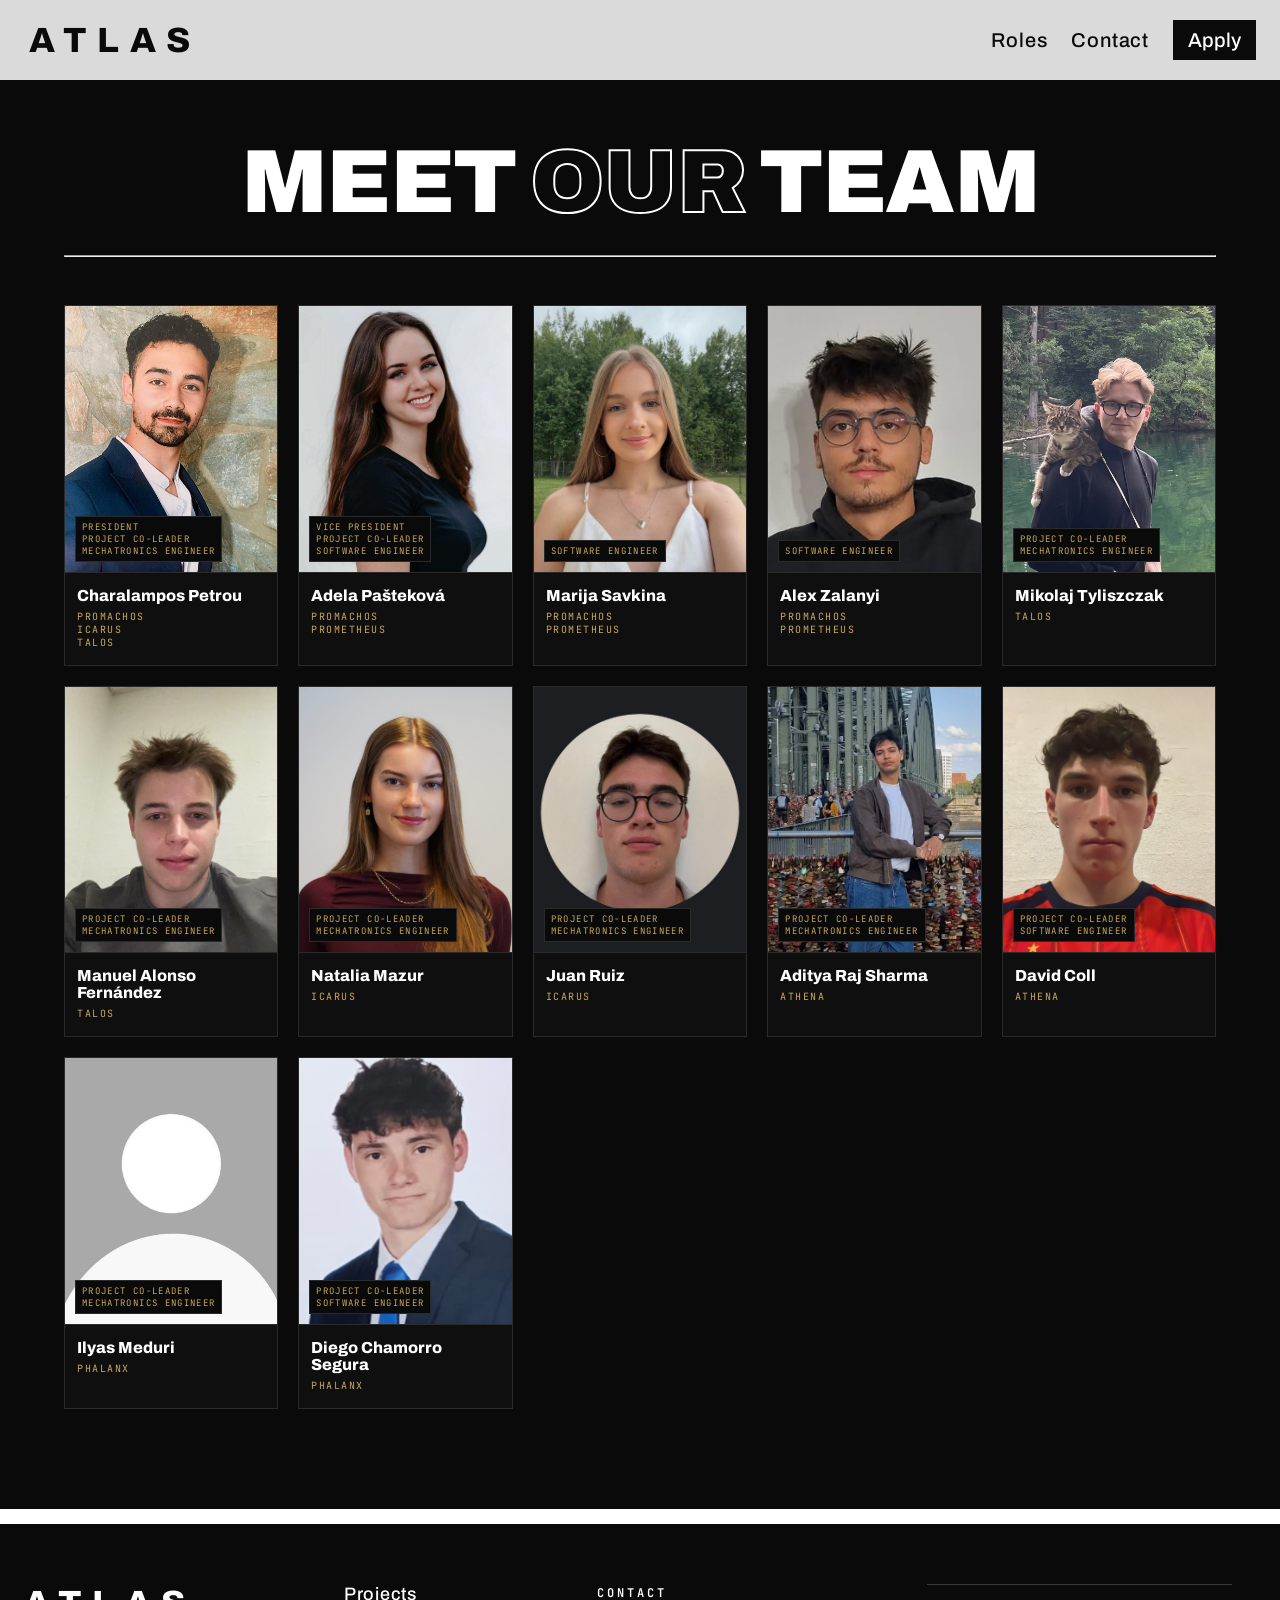
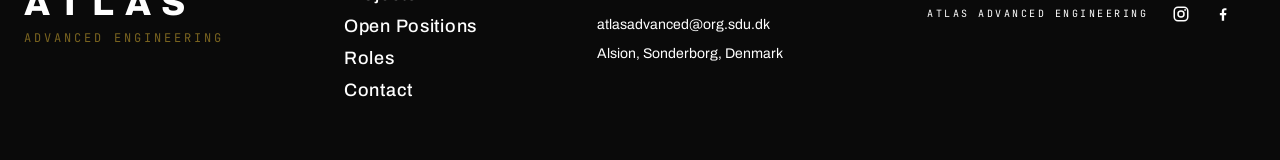
<file: roles.html>
<!doctype html>
<html lang="en">
    <head>
        <meta charset="utf-8">
        <meta name="viewport" content="width=device-width, initial-scale=1">
        <title>Roles — Atlas</title>
        <meta name="description" content="Meet the ATLAS team and see the open positions at the student-run engineering organisation at SDU Sønderborg.">
        <link rel="icon" href="db/assets/atlas-seal-100px.png">
        <link rel="preconnect" href="https://fonts.googleapis.com">
        <link rel="preconnect" href="https://fonts.gstatic.com" crossorigin>
        <link rel="stylesheet" href="https://fonts.googleapis.com/css2?family=Archivo:wght@400;500;600;800;900&family=JetBrains+Mono:wght@400&display=swap">
        <link rel="stylesheet" href="style/header.css">
        <link rel="stylesheet" href="style/roles.css">
        <link rel="stylesheet" href="style/footer.css">
    </head>
    <body>

        <div id="header_div"></div>

        <section class="team_body">
            <h1 class="team-title">Meet <span class="thin">our</span> team</h1>
            <hr style="margin-top: 30px;">
            <div class="team-grid"></div>
        </section>

       

        

        <div id="footer_div"></div>
        <script src="js/main.js"></script>
        
    </body>
</html>
</file>
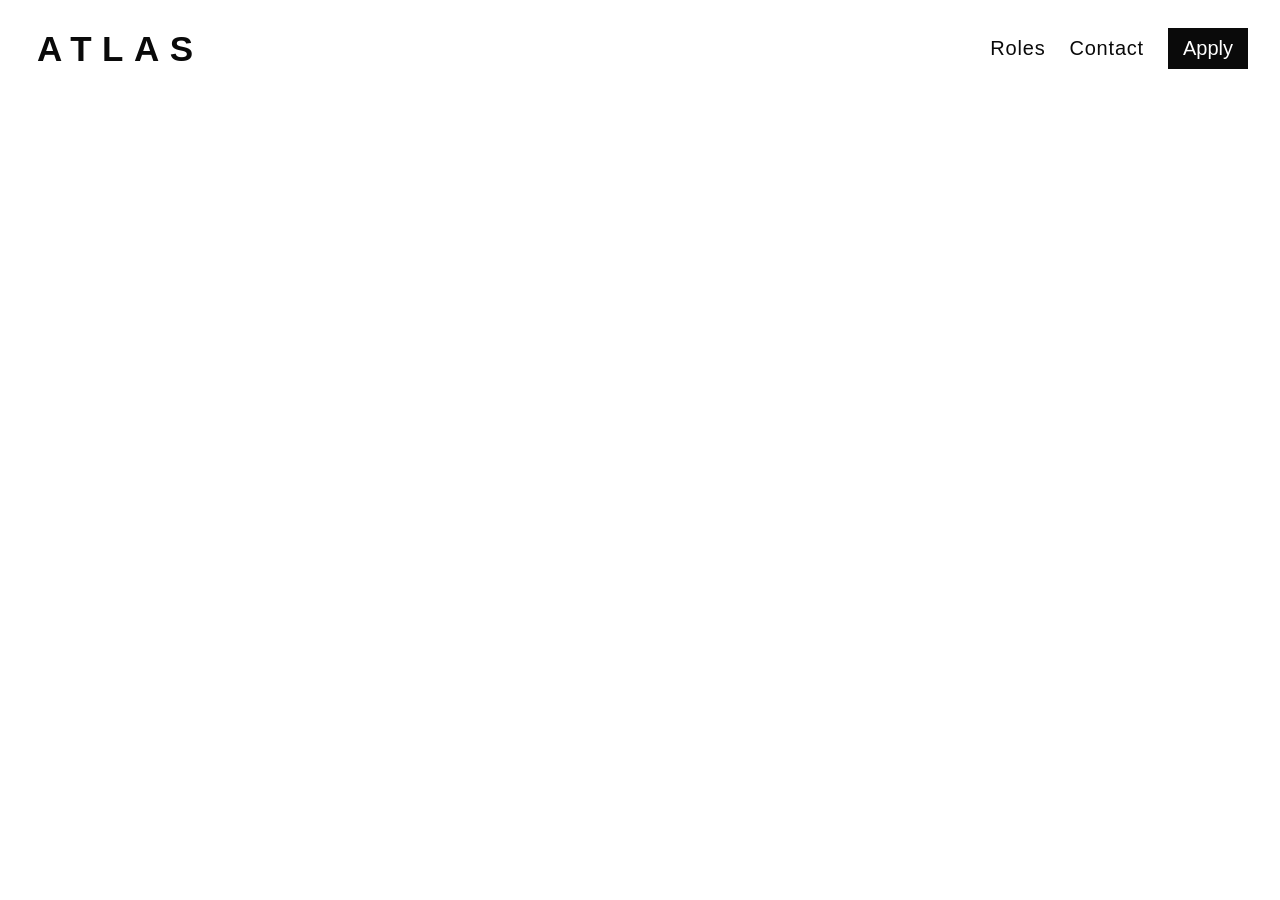
<file: html/header.html>
<html>
    <head>
        <title>Atlas</title>
        <meta name="description" content="ATLAS is a student-run engineering organisation at SDU Sønderborg">
        <link rel="icon" href="../db/assets/atlas-seal-100px.png">
        <link rel="stylesheet" href="../style/header.css">
    </head>
    <body>
        <header class="header" id="header">
            <div>
                <a href="index.html" class="header_text">atlas</a>
            </div>
            <div class="header_button_div">
                
                
                <a href="roles.html" class="header_button">roles</a>
                <a href="contact.html" class="header_button">contact</a>
                <a href="https://forms.cloud.microsoft/pages/responsepage.aspx?id=fcKXmj64lEazU1S9vxirW7NsDSIFB0tLjY_CXKJRdo1UMEs1MFVYTVBXTllMRTc4UFY4OUNVMVFKMC4u&origin=lprLink&route=shorturl" class="Header_apply_button" target="_blank" rel="noopener noreferrer">Apply</a>
            </div>
        </header>
        <script>

        </script>
    </body>
</html>
</file>
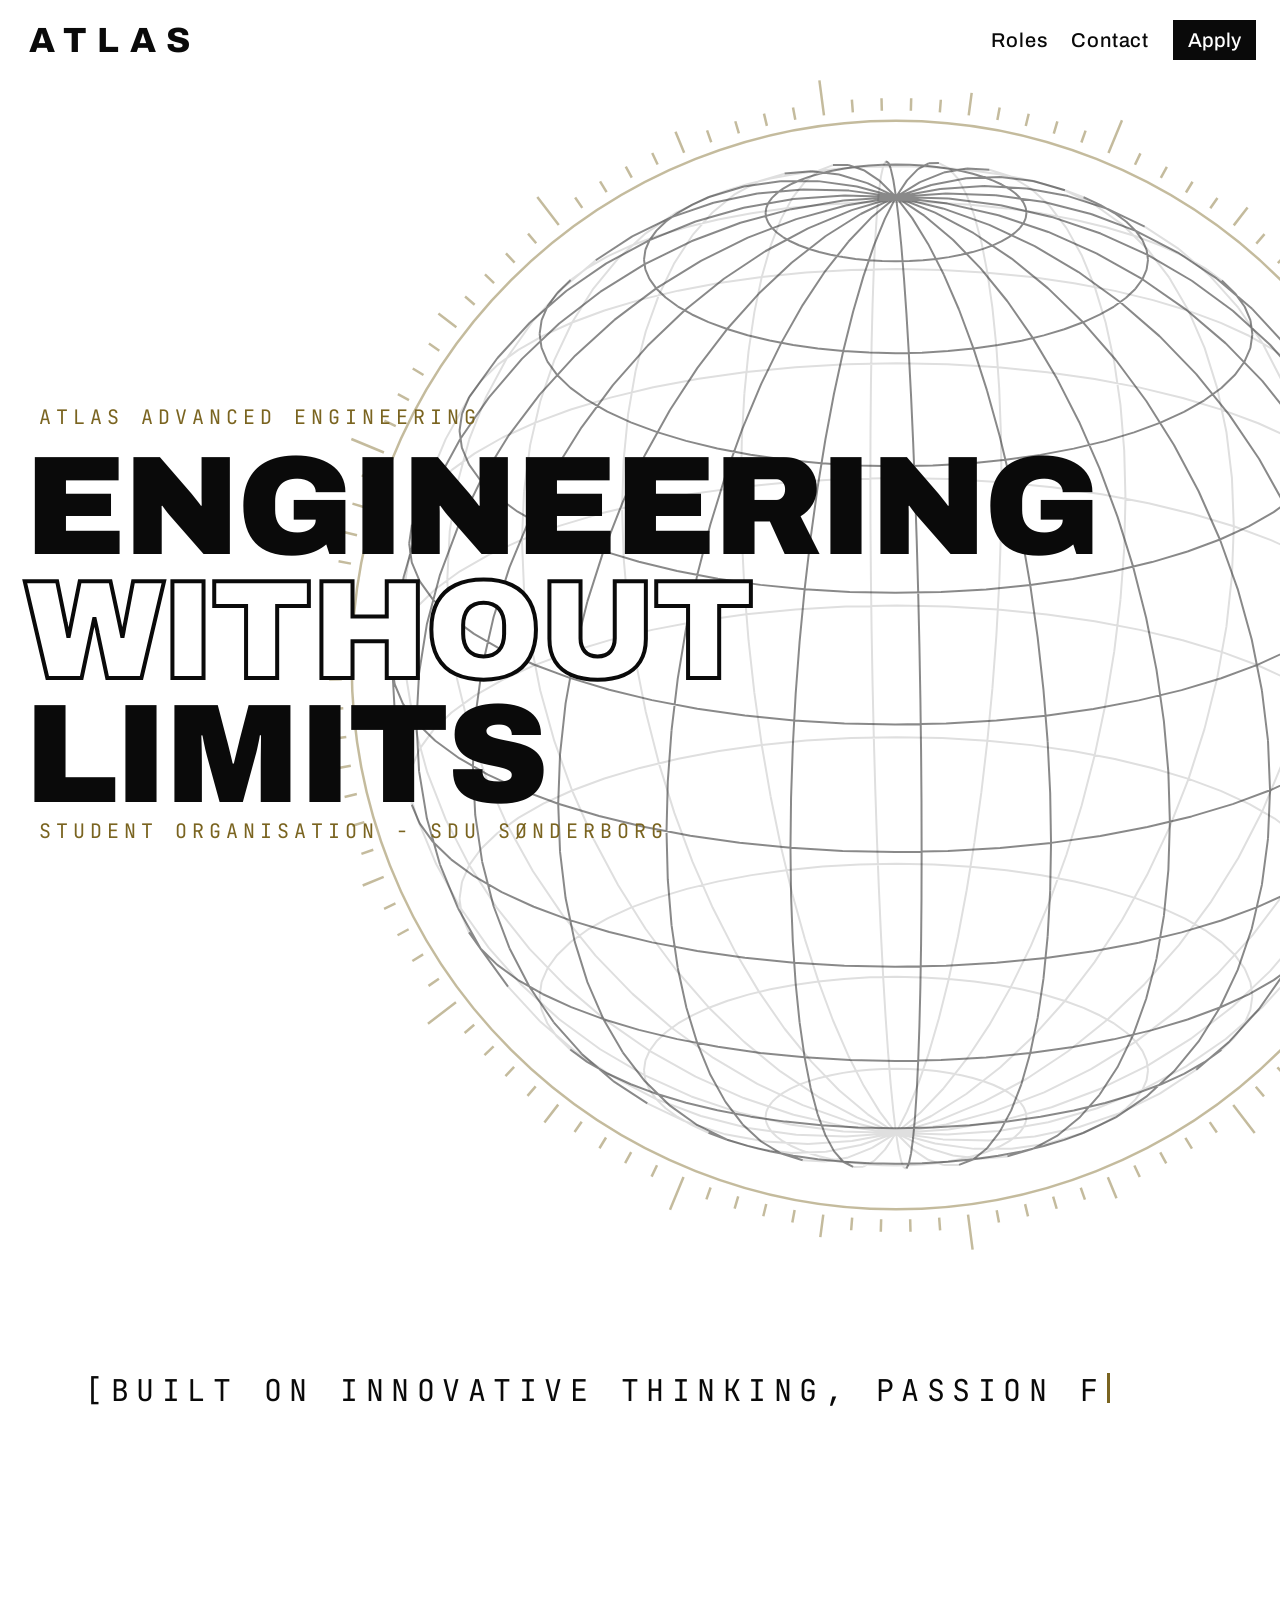
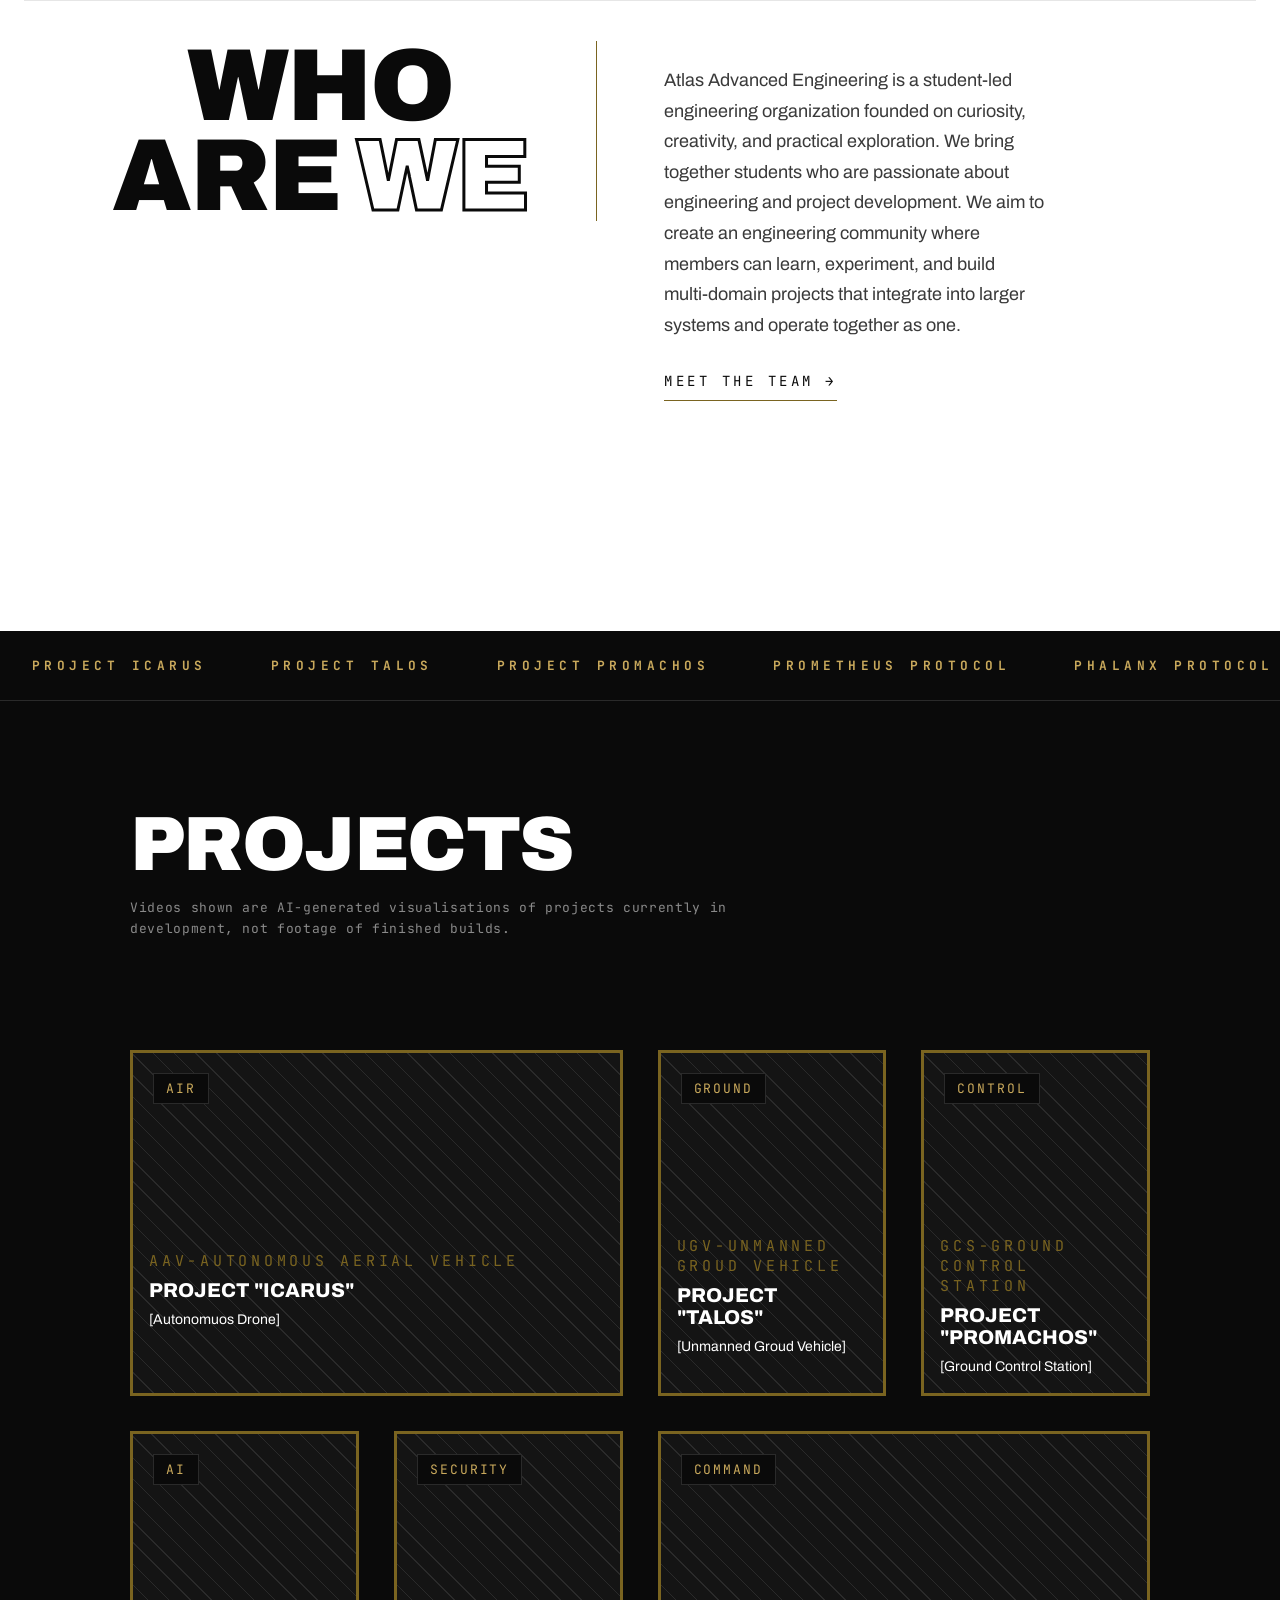
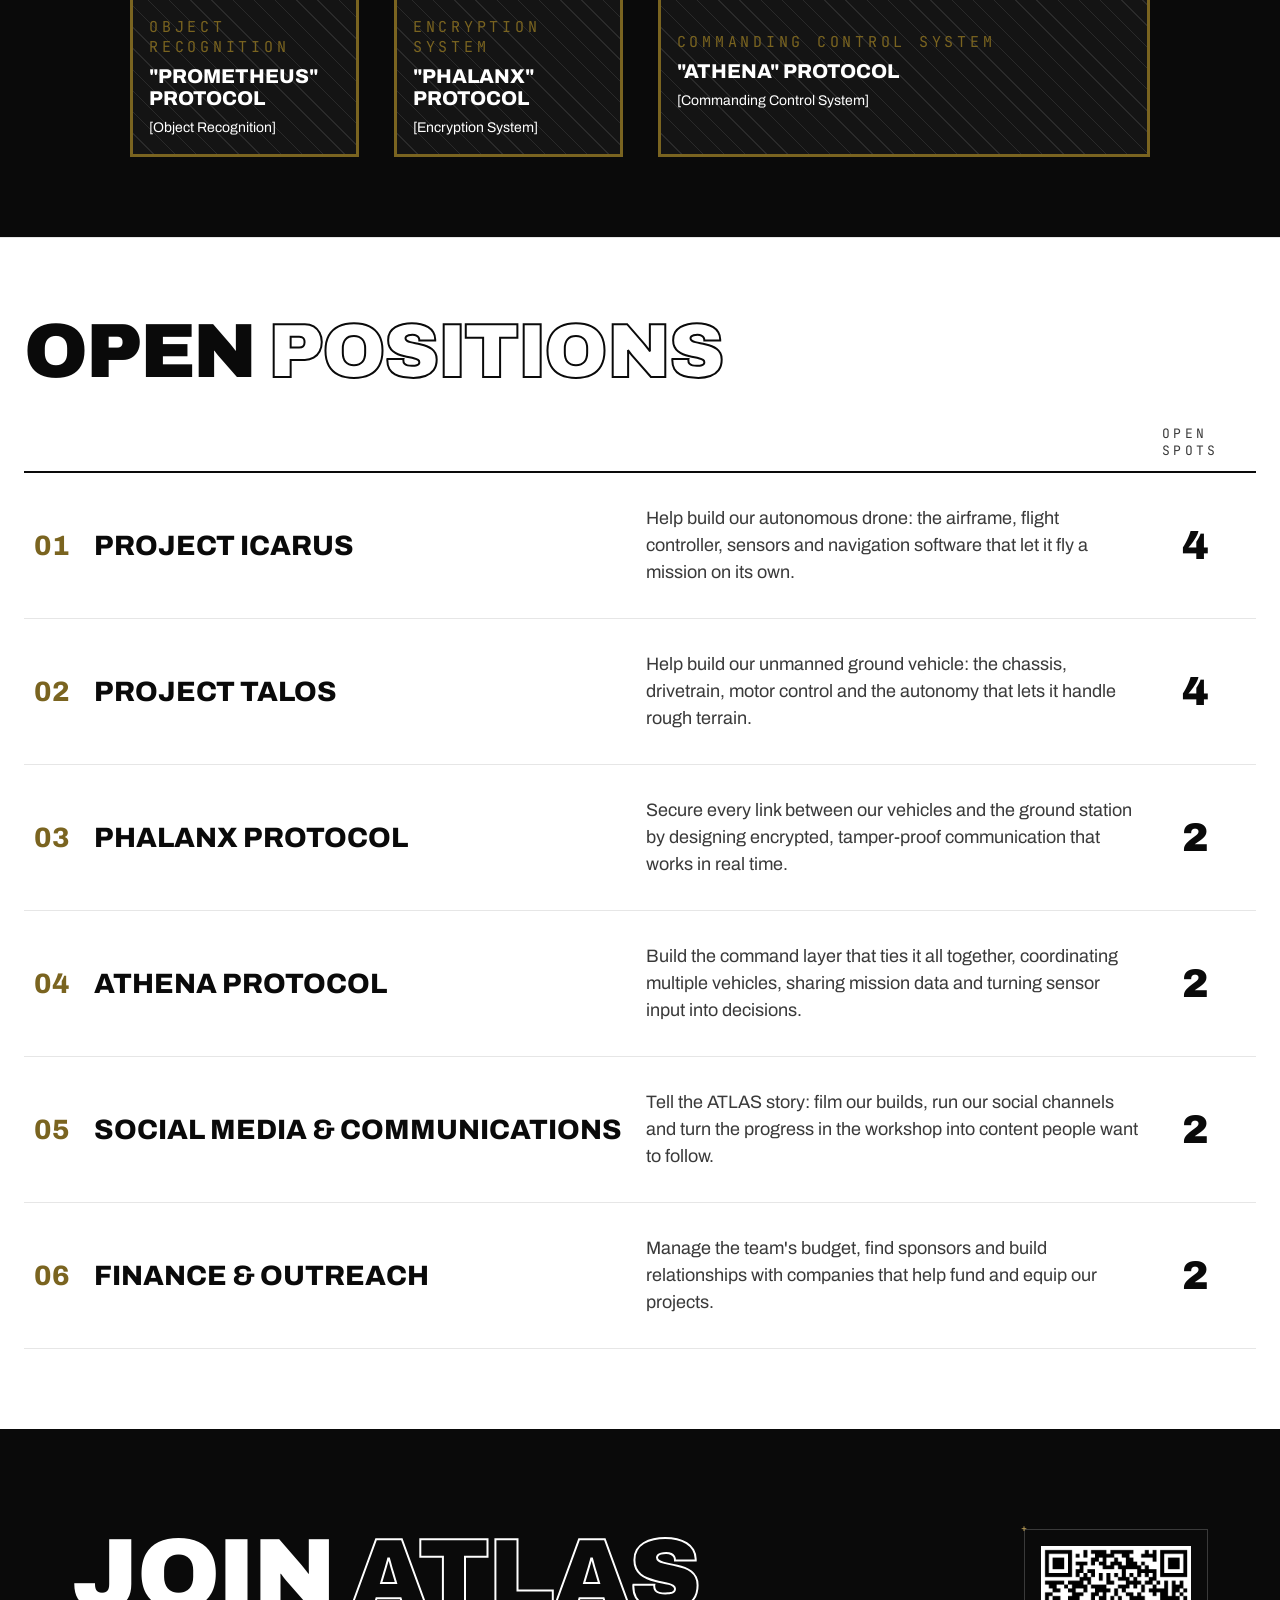
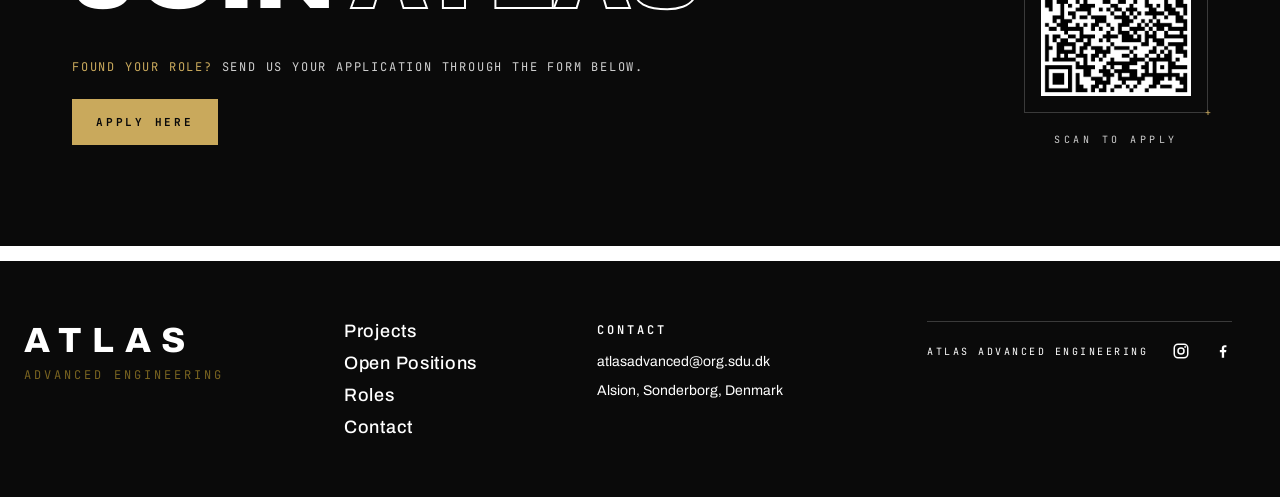
<file: html/home.html>
<!doctype html>
<html lang="en">
    <head>
        <meta charset="utf-8">
        <meta name="viewport" content="width=device-width, initial-scale=1">
        <title>Atlas</title>
        <meta name="description" content="ATLAS is a student-run engineering organisation at SDU Sønderborg">
        <link rel="icon" href="../db/assets/atlas-seal-100px.png">
        <link rel="preconnect" href="https://fonts.googleapis.com">
        <link rel="preconnect" href="https://fonts.gstatic.com" crossorigin>
        <link rel="stylesheet" href="https://fonts.googleapis.com/css2?family=Archivo:wght@400;500;600;800;900&family=JetBrains+Mono:wght@400&display=swap">
        <link rel="stylesheet" href="../style/header.css">
        <link rel="stylesheet" href="../style/home.css">
        <link rel="stylesheet" href="../style/footer.css">
    </head>
    <body>

        <div id="header_div"></div>
        <section class="hero">
            <canvas id="globe" aria-hidden="true"></canvas>
            <div class="hero-content">
                <div class="hero-title">
                    <p class="hero-eyebrow">Atlas Advanced Engineering</p>
                    <h1>Engineering<br><span class="hero-outline">without</span><br>limits</h1>
                    <p class="hero-eyebrow">Student organisation - SDU Sønderborg</p>
                </div>
                
            </div>
        </section>
        <section class="mission">
            <p class="mission_text">[Built on innovative thinking, passion for learning and hands‑on engineering.]</p>
        </section>

        <section class="who_are_we" id="about">
            <div class="who-heading">
                <h2 class="who_text">Who<br>are <span class="who-outline">we</span></h2>
            </div>
            <div class="who-body">
                <p class="who-lede">Atlas Advanced Engineering is a student‑led engineering organization founded on curiosity, creativity, and practical exploration. We bring together students who are passionate about engineering and project development. We aim to create an engineering community where members can learn, experiment, and build multi‑domain projects that integrate into larger systems and operate together as one.</p>
                <a class="who-link" href="roles.html">Meet the team →</a>
            </div>
        </section>
        <!-- <section class="photo-section">

            <figure class="photo-frame">
                <div class="photo-placeholder">[Team or workshop photo]</div>
            </figure>
        </section> -->

        <div class="ticker" aria-label="Our projects">
            <div class="ticker-track"></div>
        </div>
        <section class="project" id="projects">
            <h2 class="project_text">projects</h2>
            <p class="project-disclaimer">Videos shown are AI-generated visualisations of projects currently in development, not footage of finished builds.</p>
            <div class="our_projects"></div>
        </section>

        

        <section class="roles" id="positions">
            <h2 class="roles_text">Open <span class="roles-outline">Positions</span></h2>
            <div class="roles-table-wrap">
                <table class="roles-table">
                    <thead>
                        <tr>
                            <th></th>
                            <th></th>
                            <th></th>
                            <th>Open spots</th>
                        </tr>
                    </thead>
                    <tbody id="roles_list"></tbody>
                </table>
            </div>
        </section>

        <section class="join">
            <div class="join-content">
                <h2 class="join_text">Join <span class="join-outline">Atlas</span></h2>

                <p class="join-fee"><strong>Found your role?</strong> Send us your application through the form below.</p>
                <a class="join-button" href="https://forms.cloud.microsoft/pages/responsepage.aspx?id=fcKXmj64lEazU1S9vxirW7NsDSIFB0tLjY_CXKJRdo1UMEs1MFVYTVBXTllMRTc4UFY4OUNVMVFKMC4u&origin=lprLink&route=shorturl" target="_blank" rel="noopener noreferrer">Apply here </a>
            </div>
            <figure class="join-qr-wrap">
                <div class="join-qr-frame">
                    <img class="join-qr" src="../db/assets/qr.jpeg" alt="QR code for the Atlas application form">
                </div>
                <figcaption class="join-qr-caption">Scan to apply</figcaption>
            </figure>
        </section>
        <div id="footer_div"></div>
        <script src="../js/main.js"></script>
        <script src="../js/globe.js"></script>
    </body>
</html>
</file>
<file: style/header.css>
#header_div {
    position: sticky;
    top: 0;
    z-index: 100;
}
.header{
    background: rgba(255, 255, 255, 0.85);
    backdrop-filter: blur(8px);
    -webkit-backdrop-filter: blur(8px);
    padding: 20px 24px;
    display: flex;
    justify-content: space-between;
    align-items: center;
    gap: 20px;
}
.header_text{
    margin: 0;
    text-transform: uppercase;
    font-family: Archivo, sans-serif;
    font-size: 35px;
    font-weight: 800;
    letter-spacing: 0.3em;
    color: #0A0A0A;
    margin-left: 5px;
    text-decoration: none;
}
.header_text:hover{
    color: #7A6420;
}
.header_button{
    text-decoration: none;
    text-transform: capitalize;
    font-family: Archivo, sans-serif;
    font-size: 20px;
    font-weight: 500;
    letter-spacing: 0.04em;
    color: #0A0A0A;
}
.header_button_div{
    display: flex;
    align-items: center;
    gap: 24px;
}
.Header_apply_button{
    text-decoration: none;
    font-family: Archivo, sans-serif;
    font-size: 20px;
    font-weight: 500;
    color: #FFFFFF;
    
    border: 1px solid #0A0A0A;
    padding: 8px 14px;
    background: #0A0A0A;
}
.header_button:hover{
    color: #7A6420;
}
.Header_apply_button:hover{
    color: #FFFFFF;
    border: 2px solid #7A6420;
    background : #7A6420;
}

@media (max-width: 600px) {
    .header {
        padding: 14px 16px;
        gap: 12px;
    }
    .header_text {
        font-size: 22px;
        letter-spacing: 0.2em;
        margin-left: 0;
    }
    .header_button_div {
        gap: 14px;
    }
    .header_button,
    .Header_apply_button {
        font-size: 16px;
    }
    .Header_apply_button {
        padding: 6px 10px;
    }
}
</file>
<file: style/index.css>
html {
    scroll-behavior: smooth;
}
body {
    margin: 0;
    background: #FFFFFF;
}

#header_div {
    position: fixed;
    top: 0;
    left: 0;
    right: 0;
    z-index: 10;
}

.hero {
    position: relative;
    min-height: 100vh;
    
    display: flex;
}

.hero canvas {
    position: absolute;
    top: 0;
    left: 0;
    width: 100%;
    height: 160%;
    z-index: -1;
    pointer-events: none;
}

.hero-content {
    position: relative;
    flex: 1;
    display: flex;
    justify-content: space-between;
    align-items: flex-end;
    gap: 32px;
    padding: 120px 24px 120px;
    color: #0A0A0A;
}

.hero-eyebrow {
    margin: 0 0 16px;
    font-family: 'JetBrains Mono', monospace;
    font-size: 20px;
    letter-spacing: 0.25em;
    text-transform: uppercase;
    color: #7A6420;
    margin-left: 15px;
}

.hero h1 {
    margin: 0;
    font-family: Archivo, sans-serif;
    font-weight: 900;
    font-size: clamp(56px, 11vw, 180px);
    line-height: 0.88;
    letter-spacing: -0.02em;
    text-transform: uppercase;
}

.hero-outline {
    color: #FFFFFF;
    -webkit-text-stroke: 4px #0A0A0A;
}

.hero-side {
    max-width: 180px;
    padding-bottom: 6px;
}

.hero-side p {
    margin: 0 0 16px;
    font-family: Archivo, sans-serif;
    font-size: 12px;
    line-height: 1.5;
    color: #3A3A3A;
}

.hero-cta {
    display: inline-block;
    padding: 10px 18px;
    background: #0A0A0A;
    color: #FFFFFF;
    font-family: Archivo, sans-serif;
    font-size: 10px;
    font-weight: 800;
    letter-spacing: 0.04em;
    text-transform: uppercase;
    text-decoration: none;
}

.hero-cta:hover {
    background: #7A6420;
}

@media (max-width: 700px) {
    .hero {
        min-height: auto;
    }
    .hero-content {
        flex-direction: column;
        align-items: flex-start;
        justify-content: flex-end;
        padding: calc(104px + 95vw) 16px 48px;
    }
    .hero h1 {
        font-size: 10vw;
    }
    .hero-outline {
        -webkit-text-stroke: 2px #0A0A0A;
    }
    .hero-eyebrow {
        font-size: 14px;
        margin-left: 0;
    }
}
.mission{
    height: 500px;
    
    display: flex;
    align-items: flex-end;
    justify-content: flex-end;  
    text-align: right;          
    padding: 0 24px; 
}
.mission_text{
    
    font-family: 'JetBrains Mono', monospace;
    font-size: 30px;
    letter-spacing: 0.25em;
    text-transform: uppercase;
    color: #0A0A0A;
    margin-right: 100px;
}
@media (max-width: 700px) {
    .mission {
        height: 300px;
        padding: 0 16px;
    }
    .mission_text {
        font-size: 20px;
        letter-spacing: 0.15em;
        margin-right: 0;
    }
}
.who_are_we{
    display: grid;
    grid-template-columns: 1fr 1fr;
    gap: 48px;
    margin: 120px 24px 0;
    padding: 40px 0 80px;
    border-top: 1px solid #E6E6E6;
    
    
}
.who-eyebrow{
    margin: 0 0 16px;
    font-family: 'JetBrains Mono', monospace;
    font-size: 14px;
    letter-spacing: 0.25em;
    text-transform: uppercase;
    color: #7A6420;
}
.who_text{
    margin: 0;
    font-family: Archivo, sans-serif;
    font-weight: 900;
    font-size: clamp(48px, 8vw, 120px);
    line-height: 0.88;
    letter-spacing: -0.02em;
    text-transform: uppercase;
    color: #0A0A0A;
}
.who-outline{
    color: transparent;
    -webkit-text-stroke: 3px #0A0A0A;
    
}
.who-body{
    padding-top: 24px;
   margin-right: 200px;
}
.who-lede{
    margin: 0 0 32px;
    font-family: Archivo, sans-serif;
    font-size: 18px;
    line-height: 1.7;
    color: #3A3A3A;
}

@media (max-width: 700px) {
    .who-lede{
        margin: 0 0 32px;
        font-family: Archivo, sans-serif;
        font-size: 18px;
        line-height: 1.7;
        color: #3A3A3A;
        align-self: center;
    }
}
.who-link{
    display: inline-block;
    padding-bottom: 10px;
    border-bottom: 1px solid #7A6420;
    font-family: 'JetBrains Mono', monospace;
    font-size: 14px;
    letter-spacing: 0.25em;
    text-transform: uppercase;
    color: #0A0A0A;
    text-decoration: none;
}
.who-heading{
    container-type: inline-size;
    text-align: center;
}
.who-heading .who_text{
    display: inline-block;
    position: relative;
}
/* vertical line halfway between the heading text and the body text:
   (empty space right of the heading + 48px grid gap) / 2 */
.who-heading .who_text::after{
    content: "";
    position: absolute;
    top: 0;
    bottom: 0;
    left: calc(100% + (100cqw - 100%) / 4 + 24px);
    width: 1px;
    background: #7A6420;
}
.who-link:hover{
    color: #7A6420;
}
@media (max-width: 800px){
    .who_are_we{
        grid-template-columns: 1fr;
        gap: 24px;
        margin: 80px 16px 0;
        padding: 32px 0 56px;
    }
    .who-heading .who_text::after{
        display: none;
    }
    .who-body{
        padding-top: 0;
        margin-right: 0;
    }
    .who-lede{
        font-size: 16px;
    }
}

.photo-section{
    padding: clamp(24px, 3vw, 48px) 24px 0;
}
.photo-frame{
    position: relative;
    max-width: 1440px;
    margin: 0 auto;
    padding: clamp(8px, 1vw, 14px);
    border: 1px solid #CFCFCF;
}
.photo-frame::before,
.photo-frame::after{
    content: "+";
    position: absolute;
    font-family: 'JetBrains Mono', monospace;
    font-size: 12px;
    line-height: 1;
    color: #7A6420;
}
.photo-frame::before{
    top: -6px;
    left: -4px;
}
.photo-frame::after{
    bottom: -6px;
    right: -4px;
}
.photo-frame img,
.photo-placeholder{
    display: block;
    width: 100%;
    aspect-ratio: 21 / 9;
    object-fit: cover;
}
.photo-placeholder{
    display: flex;
    align-items: center;
    justify-content: center;
    background-color: #F3F2F0;
    background-image: repeating-linear-gradient(
        45deg,
        transparent 0 14px,
        #E6E5E2 14px 15px
    );
    font-family: 'JetBrains Mono', monospace;
    font-size: clamp(10px, 1vw, 13px);
    letter-spacing: 0.3em;
    text-transform: uppercase;
    color: #7A7A7A;
}
@media (max-width: 700px){
    .photo-section{
        padding-inline: 16px;
    }
    .photo-frame img,
    .photo-placeholder{
        aspect-ratio: 4 / 3;
    }
}

.ticker{
    margin-top: 150px;
    overflow: hidden;
    background-color: #0A0A0A;
    border-bottom: 1px solid #2A2A2A;
}
.ticker + .project{
    margin-top: 0;
}
.ticker-track{
    display: flex;
    width: max-content;
}
.ticker-item{
    padding: clamp(18px, 2vw, 26px) clamp(20px, 2.5vw, 40px);
    font-family: 'JetBrains Mono', monospace;
    font-size: clamp(11px, 1vw, 15px);
    font-weight: 700;
    letter-spacing: 0.35em;
    text-transform: uppercase;
    white-space: nowrap;
    color: #C9A95C;
}
@media (max-width: 900px){
    .ticker{
        margin-top: 80px;
    }
}

.project{
    min-height: 700px;
    border-bottom: 1px solid #E6E6E6;
    padding: 70px 120px;
    margin-top: 150px;
    background-color: #0A0A0A;
    overflow-x: clip;
}

.project-tag_up {
    position: absolute;
    top: 20px;
    left: 20px;
    margin: 0;
    padding: 6px 12px;
    background: #0A0A0A;
    border: 1px solid #2A2A2A;
    font-family: 'JetBrains Mono', monospace;
    font-size: 13px;
    letter-spacing: 0.15em;
    text-transform: uppercase;
    color: #C9A95C;
}
.project_text{
    margin: 0;
    font-family: Archivo, sans-serif;
    font-weight: 900;
    font-size: clamp(36px, 6vw, 80px);
    line-height: 0.88;
    letter-spacing: -0.02em;
    text-transform: uppercase;
    color: #FFFFFF;
    margin-left: 10px;
    margin-top: 40px;
}
.project_text .letter{
    display: inline-block;
    opacity: 0;
    transform: translateY(0.6em);
    transition: opacity 0.6s ease, transform 0.6s cubic-bezier(0.22, 1, 0.36, 1);
    transition-delay: calc(var(--i) * 0.06s);
}
.project_text.is-visible .letter{
    opacity: 1;
    transform: none;
}
@media (prefers-reduced-motion: reduce){
    .project_text .letter{
        opacity: 1;
        transform: none;
        transition: none;
    }
}
.project-disclaimer{
    margin: 20px 0 0 10px;
    max-width: 640px;
    font-family: 'JetBrains Mono', monospace;
    font-size: 13px;
    line-height: 1.6;
    letter-spacing: 0.05em;
    color: #8A8A8A;
}
.our_projects{
    display: grid;
    grid-template-columns: repeat(4, 1fr);
    gap: 35px;
    margin-top: 100px;
    padding: 10px;
}

.project-card{
    position: relative;
    border: 3px solid #7A6420;
    background-color: #141414;
    background-image: repeating-linear-gradient(
        45deg,
        transparent 0 14px,
        #2A2A2A 14px 15px
    );
    transition: transform 0.25s ease, box-shadow 0.25s ease;
}
.project-card-big{
    grid-column: span 2;
}
.project-card.reveal-left{
    opacity: 0;
    transform: translateX(-120px);
    transition: opacity 1.4s ease, transform 1.4s cubic-bezier(0.22, 1, 0.36, 1);
}
.project-card.reveal-left.is-visible{
    opacity: 1;
    transform: none;
}
@media (prefers-reduced-motion: reduce){
    .project-card.reveal-left{
        opacity: 1;
        transform: none;
        transition: none;
    }
}
.project-card-big .project-photo{
    
    aspect-ratio: 8 / 3;
}

@media (max-width: 900px){
    .project{
        padding: 60px 24px;
        margin-top: 80px;
    }
    .our_projects{
        grid-template-columns: repeat(2, 1fr);
        gap: 24px;
        margin-top: 48px;
        padding: 0;
    }
}
@media (max-width: 560px){
    .project{
        padding: 48px 16px;
    }
    .our_projects{
        grid-template-columns: 1fr;
    }
    .project-card-big{
        grid-column: auto;
    }
    .project-card-big .project-photo{
        aspect-ratio: 4 / 3;
    }
}

.project-photo{
    display: block;
    width: 100%;
    aspect-ratio: 4 / 3;
    object-fit: cover;
    background: transparent;
    box-sizing: border-box;
    
    padding: 10px;

}
.project-tag{
    margin: 16px 16px 8px;
    font-family: 'JetBrains Mono', monospace;
    font-size: 15px;
    letter-spacing: 0.25em;
    text-transform: uppercase;
    color: #7A6420;
}
.project-title{
    margin: 0 16px 8px;
    font-family: Archivo, sans-serif;
    font-size: 20px;
    font-weight: 800;
    text-transform: uppercase;
    color: #FFFFFF;
}
.project-title:hover{
    color: #7A6420;
}
.project-description{
    margin: 0 16px 16px;
    font-family: Archivo, sans-serif;
    font-size: 14px;
    line-height: 1.5;
    color: #FFFFFF;
}

.roles {
    padding: 80px 24px;
    min-height: 800px;
}
.roles_text {
    margin: 0 0 40px;
    font-family: Archivo, sans-serif;
    font-weight: 900;
    font-size: clamp(36px, 6vw, 80px);
    line-height: 0.88;
    letter-spacing: -0.02em;
    text-transform: uppercase;
    color: #0A0A0A;
}
.roles-outline {
    color: transparent;
    -webkit-text-stroke: 2px #0A0A0A;
}
.roles-table-wrap {
    overflow-x: auto;
}
.roles-table {
    width: 100%;
    min-width: 640px;
    border-collapse: collapse;
    font-family: Archivo, sans-serif;
    color: #0A0A0A;
    height: 80px;
}

.roles-table td {
    padding: 32px 24px 32px 0;
    border-bottom: 1px solid #E6E6E6;
    vertical-align: middle;
}
.roles-table tbody tr:hover {
    background-color: #0A0A0A;
    color: #FFFFFF;
}
.roles-table tbody tr:hover .role-description {
    color: #FFFFFF;
}
.roles-table td.role-position{
    font-size: 28px;
    font-weight: 800;
    color: #7A6420;
    padding-left: 10px;
}
.role-name {
    font-size: 28px;
    font-weight: 800;
    text-transform: uppercase;
    white-space: nowrap;
}
.role-description {
    font-size: 18px;
    line-height: 1.5;
    color: #3A3A3A;
}
.roles-table td.role-number {
    font-size: 40px;
    font-weight: 900;
    padding-left: 20px;
}
.roles-table th {
    padding: 0 16px 12px 0;
    border-bottom: 2px solid #0A0A0A;
    text-align: left;
    font-family: 'JetBrains Mono', monospace;
    font-size: 13px;
    font-weight: 400;
    letter-spacing: 0.25em;
    text-transform: uppercase;
    color: #3A3A3A;
}
@media (max-width: 800px) {
    .roles-table {
        min-width: 0;
    }
    .roles-table thead tr {
        display: flex;
        justify-content: flex-end;
        border-bottom: 2px solid #0A0A0A;
    }
    .roles-table th {
        border-bottom: none;
        padding-right: 10px;
    }
    .roles-table th:empty {
        display: none;
    }
    .roles-table tbody tr {
        display: grid;
        grid-template-columns: auto 1fr auto;
        grid-template-areas:
            "pos  name num"
            "desc desc desc";
        align-items: center;
        column-gap: 16px;
        padding: 24px 10px;
        border-bottom: 1px solid #E6E6E6;
    }
    .roles-table td {
        padding: 0;
        border-bottom: none;
    }
    .roles-table td.role-position {
        grid-area: pos;
        padding-left: 0;
        font-size: 22px;
    }
    .role-name {
        grid-area: name;
        font-size: 22px;
        white-space: normal;
    }
    .roles-table td.role-number {
        grid-area: num;
        padding-left: 0;
        font-size: 32px;
    }
    .role-description {
        grid-area: desc;
        margin-top: 12px;
        font-size: 16px;
    }
}

.join{
    background-color: #0A0A0A;
    display: flex;
    align-items: center;
    justify-content: space-between;
    flex-wrap: wrap;
    gap: 48px;
    padding: 100px 72px;
}
.join-content {
    max-width: 760px;
}
.join_text{
    margin: 0 0 40px;
    font-family: Archivo, sans-serif;
    font-weight: 900;
    font-size: clamp(56px, 11vw, 100px);
    line-height: 0.88;
    letter-spacing: -0.02em;
    text-transform: uppercase;
    color: #FFFFFF;
}
.join-outline {
    color: transparent;
    -webkit-text-stroke: 2px #FFFFFF;
}

.join-fee {
    margin: 0 0 24px;
    font-family: 'JetBrains Mono', monospace;
    font-size: 12px;
    letter-spacing: 0.15em;
    text-transform: uppercase;
    color: #CFCFCF;
}
.join-fee strong {
    font-weight: 400;
    color: #C9A95C;
}
.join-button {
    display: inline-block;
    padding: 16px 24px;
    background: #C9A95C;
    color: #0A0A0A;
    font-family: 'JetBrains Mono', monospace;
    font-size: 11px;
    letter-spacing: 0.25em;
    text-transform: uppercase;
    text-decoration: none;
    transition: background-color 0.2s;
    font-weight: bold;
}
.join-button:hover {
    background: #FFFFFF;
}
.join-qr-wrap {
    margin: 0;
    display: flex;
    flex-direction: column;
    align-items: center;
    gap: 20px;
}
.join-qr-frame {
    position: relative;
    padding: 16px;
    border: 1px solid #3A3A3A;
}
.join-qr-frame::before,
.join-qr-frame::after {
    content: "+";
    position: absolute;
    font-family: 'JetBrains Mono', monospace;
    font-size: 10px;
    line-height: 1;
    color: #C9A95C;
}
.join-qr-frame::before {
    top: -6px;
    left: -4px;
}
.join-qr-frame::after {
    bottom: -6px;
    right: -4px;
}
.join-qr{
    width: clamp(120px, 12vw, 150px);
    height: auto;
    display: block;
    background: #FFFFFF;
}
.join-qr-caption {
    font-family: 'JetBrains Mono', monospace;
    font-size: 10px;
    letter-spacing: 0.35em;
    text-transform: uppercase;
    color: #CFCFCF;
}
@media (max-width: 700px) {
    .join {
        padding: 72px 24px;
    }
}

.mission_text .untyped {
    visibility: hidden;
}
.mission_text .cursor {
    position: relative;
}
.mission_text .cursor::after {
    content: "";
    position: absolute;
    left: 2px;
    top: 0.1em;
    width: 3px;
    height: 1em;
    background: #7A6420;
    animation: cursor-blink 1s steps(1) infinite;
}
@keyframes cursor-blink {
    50% { opacity: 0; }
}
.visually-hidden {
    position: absolute;
    width: 1px;
    height: 1px;
    overflow: hidden;
    clip: rect(0 0 0 0);
    white-space: nowrap;
}
</file>
<file: style/footer.css>
.down_introduction {
    display: flex;
    justify-content: space-between;
    align-items: flex-start;
    flex-wrap: wrap;
    gap: 40px;
    padding: 60px 24px;
    background: #0A0A0A;
    border-top: 15px solid #FFFFFF;
    color: #FFFFFF;
    font-family: Archivo, sans-serif;
}

.footer-logo {
    display: flex;
    align-items: center;
    gap: 20px;
}
.footer-logo img {
    display: block;
    width: 120px;
    height: 120px;
}
.brand-text {
    display: block;
    color: inherit;
    text-decoration: none;
}
.brand-text:hover .brand-name {
    color: #7A6420;
}
.brand-name {
    margin: 0;
    font-size: 35px;
    font-weight: 800;
    letter-spacing: 0.3em;
}
.brand-sub {
    margin: 8px 0 0;
    font-family: 'JetBrains Mono', monospace;
    font-size: 12px;
    letter-spacing: 0.25em;
    text-transform: uppercase;
    color: #7A6420;
}

.nav-links {
    display: flex;
    flex-direction: column;
    gap: 12px;
}
.button1 {
    font-size: 18px;
    font-weight: 500;
    letter-spacing: 0.04em;
    text-transform: capitalize;
    text-decoration: none;
    color: #FFFFFF;
}
.button1:hover {
    color: #7A6420;
}

.footer-contact p,
.footer-contact a {
    margin: 0 0 8px;
    display: block;
    font-size: 14px;
    line-height: 1.5;
    color: #FFFFFF;
    text-decoration: none;
}
.footer-contact .footer-contact-title {
    margin-bottom: 12px;
    font-family: 'JetBrains Mono', monospace;
    font-size: 12px;
    font-weight: 600;
    letter-spacing: 0.25em;
    color: #FFFFFF;
}
.footer-contact a:hover {
    color: #7A6420;
}

.line {
    padding: 0 24px 24px;
    background: #0A0A0A;
}
.line hr {
    margin: 0 0 20px;
    border: 0;
    border-top: 1px solid #3A3A3A;
}
.copyright-row {
    display: flex;
    align-items: center;
    flex-wrap: wrap;
    gap: 24px;
}
.copyright {
    margin: 0;
    font-family: 'JetBrains Mono', monospace;
    font-size: 10px;
    letter-spacing: 0.25em;
    text-transform: uppercase;
    color: #FFFFFF;
    text-decoration: none;
}
.copyright-row p.copyright {
    margin-right: auto;
}
a.copyright:hover {
    color: #7A6420;
}
a.copyright {
    display: inline-flex;
    align-items: center;
    gap: 8px;
}
.social-icon {
    width: 18px;
    height: 18px;
    flex-shrink: 0;
}

@media (max-width: 600px) {
    .copyright-row {
        gap: 16px 24px;
    }
    .copyright-row p.copyright {
        flex-basis: 100%;
        margin-right: 0;
    }
}
</file>
<file: style/contact.css>
body {
    margin: 0;
    background: #0A0A0A;
}

.contact_body {
    box-sizing: border-box;
    min-height: calc(100vh - 80px);
    max-width: 1440px;
    margin: 0 auto;
    padding: 80px clamp(24px, 6vw, 96px);
    display: grid;
    grid-template-columns: minmax(0, 1fr) minmax(0, 1fr);
    align-items: center;
    gap: clamp(40px, 5vw, 72px);
    background: #0A0A0A;
}

.Contact_div {
    font-family: Archivo, sans-serif;
}

.eyebrow {
    margin: 0 0 24px;
    font-family: 'JetBrains Mono', monospace;
    font-size: 14px;
    letter-spacing: 0.3em;
    text-transform: uppercase;
    color: #C9A95C;
}

.contact_header {
    margin: 0 0 40px;
    font-weight: 900;
    font-size: clamp(56px, 7vw, 96px);
    line-height: 0.92;
    letter-spacing: -0.01em;
    text-transform: uppercase;
    color: #FFFFFF;
}
.contact-outline {
    display: block;
    color: transparent;
    -webkit-text-stroke: 2px #FFFFFF;
}

.contact_lede {
    max-width: 46ch;
    margin: 0 0 48px;
    font-size: 17px;
    line-height: 1.7;
    color: #CFCFCF;
}

.contact-info {
    border-top: 1px solid #3A3A3A;
}
.contact-info-item {
    display: grid;
    grid-template-columns: 160px 1fr;
    align-items: center;
    gap: 16px;
    padding: 22px 0;
    border-bottom: 1px solid #3A3A3A;
    text-decoration: none;
}
.contact-info-label {
    font-family: 'JetBrains Mono', monospace;
    font-size: 12px;
    letter-spacing: 0.3em;
    text-transform: uppercase;
    color: #C9A95C;
}
.contact-info-value {
    font-size: 20px;
    font-weight: 600;
    color: #FFFFFF;
    overflow-wrap: anywhere;
    transition: color 0.2s;
}
a.contact-info-item:hover .contact-info-value {
    color: #C9A95C;
}

.contact-map {
    position: relative;
    padding: 14px;
    border: 1px solid #3A3A3A;
}
.contact-map::before,
.contact-map::after {
    content: "+";
    position: absolute;
    font-family: 'JetBrains Mono', monospace;
    font-size: 12px;
    line-height: 1;
    color: #C9A95C;
}
.contact-map::before {
    top: -7px;
    left: -4px;
}
.contact-map::after {
    bottom: -7px;
    right: -4px;
}
.contact-map iframe {
    display: block;
    width: 100%;
    height: clamp(320px, 38vw, 500px);
    border: 0;
}

.find-us {
    padding: 24px 4px 6px;
    font-family: Archivo, sans-serif;
}
.find-us-title {
    margin: 0;
    font-family: 'JetBrains Mono', monospace;
    font-size: 12px;
    letter-spacing: 0.3em;
    text-transform: uppercase;
    color: #C9A95C;
}

@media (max-width: 700px) {
    .contact_body {
        grid-template-columns: 1fr;
        padding: 60px 24px;
    }
}
@media (max-width: 500px) {
    .contact-info-item {
        grid-template-columns: 1fr;
        gap: 6px;
    }
}
</file>
<file: style/roles.css>
body {
    margin: 0;
    background: #0A0A0A;
}

.team-title {
    margin: 0;
    font-family: Archivo, sans-serif;
    font-weight: 900;
    font-size: clamp(44px, 7vw, 96px);
    line-height: 0.95;
    letter-spacing: -0.02em;
    text-transform: uppercase;
    color: #FFFFFF;
    text-align: center;
}
.team-title .thin {
    color: transparent;
    -webkit-text-stroke: 2px #FFFFFF;
}

.team_body {
    max-width: 1280px;
    margin: 0 auto;
    padding: 60px clamp(24px, 5vw, 72px) 100px;
}

.team-grid {
    margin-top: 48px;
    display: grid;
    grid-template-columns: repeat(auto-fill, minmax(190px, 1fr));
    gap: 20px;
}

@media (max-width: 700px) {
    .team-grid {
        grid-template-columns: repeat(2, 1fr);
        gap: 12px;
    }
}

.person-card {
    border: 1px solid #2A2A2A;
    background: #0F0F0F;
    transition: transform 0.2s, border-color 0.2s;
}
.person-card:hover {
    transform: translateY(-4px);
    border-color: #C9A95C;
}
.person-photo-wrap {
    position: relative;
    background: #1B1B1E;
}
.person-photo {
    display: block;
    width: 100%;
    aspect-ratio: 4 / 5;
    object-fit: cover;
}
.person-tag {
    position: absolute;
    bottom: 10px;
    left: 10px;
    padding: 4px 6px;
    background: #0A0A0A;
    border: 1px solid #2A2A2A;
    font-family: 'JetBrains Mono', monospace;
    font-size: 9px;
    letter-spacing: 0.15em;
    text-transform: uppercase;
    color: #C9A95C;
}
.person-info {
    padding: 14px 12px 16px;
    border-top: 1px solid #2A2A2A;
}
.person-name {
    margin: 0 0 6px;
    font-family: Archivo, sans-serif;
    font-size: 16px;
    font-weight: 800;
    color: #FFFFFF;
}
.person-role {
    margin: 0;
    font-family: 'JetBrains Mono', monospace;
    font-size: 10px;
    letter-spacing: 0.15em;
    text-transform: uppercase;
    color: #C9A95C;
}

.black_plane_deco {
    position: relative;
    height: 80px;
    background: #0A0A0A;
    overflow: hidden;
}
.plane {
    position: absolute;
    top: 50%;
    left: 0;
    width: 80px;
    height: auto;
    animation: fly-across linear;
    animation-timeline: scroll(root block);
}
@keyframes fly-across {
    from { transform: translateX(-150px) translateY(-50%); }
    to   { transform: translateX(100vw) translateY(-50%); }
}

.positions-section {
    display: flex;
    align-items: center;
    flex-wrap: wrap;
    gap: clamp(24px, 10vw, 200px);
    padding: 80px 24px;
}
#qrcode {
    padding: 16px;
    background: #FFFFFF;
    border: 2px solid #0A0A0A;
    line-height: 0;
}
#qrcode img,
#qrcode canvas {
    max-width: 100%;
    height: auto;
}

@media (max-width: 600px) {
    .team-title .thin {
        -webkit-text-stroke: 2px #FFFFFF;
    }
}
</file>
<file: style/home.css>
html {
    scroll-behavior: smooth;
}
body {
    margin: 0;
    background: #FFFFFF;
}

#header_div {
    position: fixed;
    top: 0;
    left: 0;
    right: 0;
    z-index: 10;
}

.hero {
    position: relative;
    min-height: 100vh;
    
    display: flex;
}

.hero canvas {
    position: absolute;
    top: 0;
    left: 0;
    width: 100%;
    height: 160%;
    z-index: -1;
    pointer-events: none;
}

.hero-content {
    position: relative;
    flex: 1;
    display: flex;
    justify-content: space-between;
    align-items: flex-end;
    gap: 32px;
    padding: 120px 24px 120px;
    color: #0A0A0A;
}

.hero-eyebrow {
    margin: 0 0 16px;
    font-family: 'JetBrains Mono', monospace;
    font-size: 20px;
    letter-spacing: 0.25em;
    text-transform: uppercase;
    color: #7A6420;
    margin-left: 15px;
}

.hero h1 {
    margin: 0;
    font-family: Archivo, sans-serif;
    font-weight: 900;
    font-size: clamp(56px, 11vw, 180px);
    line-height: 0.88;
    letter-spacing: -0.02em;
    text-transform: uppercase;
}

.hero-outline {
    color: #FFFFFF;
    -webkit-text-stroke: 4px #0A0A0A;
}

.hero-side {
    max-width: 180px;
    padding-bottom: 6px;
}

.hero-side p {
    margin: 0 0 16px;
    font-family: Archivo, sans-serif;
    font-size: 12px;
    line-height: 1.5;
    color: #3A3A3A;
}

.hero-cta {
    display: inline-block;
    padding: 10px 18px;
    background: #0A0A0A;
    color: #FFFFFF;
    font-family: Archivo, sans-serif;
    font-size: 10px;
    font-weight: 800;
    letter-spacing: 0.04em;
    text-transform: uppercase;
    text-decoration: none;
}

.hero-cta:hover {
    background: #7A6420;
}

@media (max-width: 700px) {
    .hero {
        min-height: auto;
    }
    .hero-content {
        flex-direction: column;
        align-items: flex-start;
        justify-content: flex-end;
        padding: calc(104px + 95vw) 16px 48px;
    }
    .hero h1 {
        font-size: 10vw;
    }
    .hero-outline {
        -webkit-text-stroke: 2px #0A0A0A;
    }
    .hero-eyebrow {
        font-size: 14px;
        margin-left: 0;
    }
}
.mission{
    height: 500px;
    
    display: flex;
    align-items: flex-end;
    justify-content: flex-end;  
    text-align: right;          
    padding: 0 24px; 
}
.mission_text{
    
    font-family: 'JetBrains Mono', monospace;
    font-size: 30px;
    letter-spacing: 0.25em;
    text-transform: uppercase;
    color: #0A0A0A;
    margin-right: 100px;
}
@media (max-width: 700px) {
    .mission {
        height: 300px;
        padding: 0 16px;
    }
    .mission_text {
        font-size: 20px;
        letter-spacing: 0.15em;
        margin-right: 0;
    }
}
.who_are_we{
    display: grid;
    grid-template-columns: 1fr 1fr;
    gap: 48px;
    margin: 120px 24px 0;
    padding: 40px 0 80px;
    border-top: 1px solid #E6E6E6;
    
    
}
.who-eyebrow{
    margin: 0 0 16px;
    font-family: 'JetBrains Mono', monospace;
    font-size: 14px;
    letter-spacing: 0.25em;
    text-transform: uppercase;
    color: #7A6420;
}
.who_text{
    margin: 0;
    font-family: Archivo, sans-serif;
    font-weight: 900;
    font-size: clamp(48px, 8vw, 120px);
    line-height: 0.88;
    letter-spacing: -0.02em;
    text-transform: uppercase;
    color: #0A0A0A;
}
.who-outline{
    color: transparent;
    -webkit-text-stroke: 3px #0A0A0A;
    
}
.who-body{
    padding-top: 24px;
   margin-right: 200px;
}
.who-lede{
    margin: 0 0 32px;
    font-family: Archivo, sans-serif;
    font-size: 18px;
    line-height: 1.7;
    color: #3A3A3A;
}
.who-link{
    display: inline-block;
    padding-bottom: 10px;
    border-bottom: 1px solid #7A6420;
    font-family: 'JetBrains Mono', monospace;
    font-size: 14px;
    letter-spacing: 0.25em;
    text-transform: uppercase;
    color: #0A0A0A;
    text-decoration: none;
}
.who-heading{
    container-type: inline-size;
    text-align: center;
}
.who-heading .who_text{
    display: inline-block;
    position: relative;
}
/* vertical line halfway between the heading text and the body text:
   (empty space right of the heading + 48px grid gap) / 2 */
.who-heading .who_text::after{
    content: "";
    position: absolute;
    top: 0;
    bottom: 0;
    left: calc(100% + (100cqw - 100%) / 4 + 24px);
    width: 1px;
    background: #7A6420;
}
.who-link:hover{
    color: #7A6420;
}
@media (max-width: 800px){
    .who_are_we{
        grid-template-columns: 1fr;
        gap: 24px;
        margin: 80px 16px 0;
        padding: 32px 0 56px;
    }
    .who-heading .who_text::after{
        display: none;
    }
    .who-body{
        padding-top: 0;
        margin-right: 0;
    }
    .who-lede{
        font-size: 16px;
    }
}

.photo-section{
    padding: clamp(24px, 3vw, 48px) 24px 0;
}
.photo-frame{
    position: relative;
    max-width: 1440px;
    margin: 0 auto;
    padding: clamp(8px, 1vw, 14px);
    border: 1px solid #CFCFCF;
}
.photo-frame::before,
.photo-frame::after{
    content: "+";
    position: absolute;
    font-family: 'JetBrains Mono', monospace;
    font-size: 12px;
    line-height: 1;
    color: #7A6420;
}
.photo-frame::before{
    top: -6px;
    left: -4px;
}
.photo-frame::after{
    bottom: -6px;
    right: -4px;
}
.photo-frame img,
.photo-placeholder{
    display: block;
    width: 100%;
    aspect-ratio: 21 / 9;
    object-fit: cover;
}
.photo-placeholder{
    display: flex;
    align-items: center;
    justify-content: center;
    background-color: #F3F2F0;
    background-image: repeating-linear-gradient(
        45deg,
        transparent 0 14px,
        #E6E5E2 14px 15px
    );
    font-family: 'JetBrains Mono', monospace;
    font-size: clamp(10px, 1vw, 13px);
    letter-spacing: 0.3em;
    text-transform: uppercase;
    color: #7A7A7A;
}
@media (max-width: 700px){
    .photo-section{
        padding-inline: 16px;
    }
    .photo-frame img,
    .photo-placeholder{
        aspect-ratio: 4 / 3;
    }
}

.ticker{
    margin-top: 150px;
    overflow: hidden;
    background-color: #0A0A0A;
    border-bottom: 1px solid #2A2A2A;
}
.ticker + .project{
    margin-top: 0;
}
.ticker-track{
    display: flex;
    width: max-content;
}
.ticker-item{
    padding: clamp(18px, 2vw, 26px) clamp(20px, 2.5vw, 40px);
    font-family: 'JetBrains Mono', monospace;
    font-size: clamp(11px, 1vw, 15px);
    font-weight: 700;
    letter-spacing: 0.35em;
    text-transform: uppercase;
    white-space: nowrap;
    color: #C9A95C;
}
@media (max-width: 900px){
    .ticker{
        margin-top: 80px;
    }
}

.project{
    min-height: 700px;
    border-bottom: 1px solid #E6E6E6;
    padding: 70px 120px;
    margin-top: 150px;
    background-color: #0A0A0A;
    overflow-x: clip;
}

.project-tag_up {
    position: absolute;
    top: 20px;
    left: 20px;
    margin: 0;
    padding: 6px 12px;
    background: #0A0A0A;
    border: 1px solid #2A2A2A;
    font-family: 'JetBrains Mono', monospace;
    font-size: 13px;
    letter-spacing: 0.15em;
    text-transform: uppercase;
    color: #C9A95C;
}
.project_text{
    margin: 0;
    font-family: Archivo, sans-serif;
    font-weight: 900;
    font-size: clamp(36px, 6vw, 80px);
    line-height: 0.88;
    letter-spacing: -0.02em;
    text-transform: uppercase;
    color: #FFFFFF;
    margin-left: 10px;
    margin-top: 40px;
}
.project_text .letter{
    display: inline-block;
    opacity: 0;
    transform: translateY(0.6em);
    transition: opacity 0.6s ease, transform 0.6s cubic-bezier(0.22, 1, 0.36, 1);
    transition-delay: calc(var(--i) * 0.06s);
}
.project_text.is-visible .letter{
    opacity: 1;
    transform: none;
}
@media (prefers-reduced-motion: reduce){
    .project_text .letter{
        opacity: 1;
        transform: none;
        transition: none;
    }
}
.project-disclaimer{
    margin: 20px 0 0 10px;
    max-width: 640px;
    font-family: 'JetBrains Mono', monospace;
    font-size: 13px;
    line-height: 1.6;
    letter-spacing: 0.05em;
    color: #8A8A8A;
}
.our_projects{
    display: grid;
    grid-template-columns: repeat(4, 1fr);
    gap: 35px;
    margin-top: 100px;
    padding: 10px;
}

.project-card{
    position: relative;
    border: 3px solid #7A6420;
    background-color: #141414;
    background-image: repeating-linear-gradient(
        45deg,
        transparent 0 14px,
        #2A2A2A 14px 15px
    );
    transition: transform 0.25s ease, box-shadow 0.25s ease;
}
.project-card-big{
    grid-column: span 2;
}
.project-card.reveal-left{
    opacity: 0;
    transform: translateX(-120px);
    transition: opacity 1.4s ease, transform 1.4s cubic-bezier(0.22, 1, 0.36, 1);
}
.project-card.reveal-left.is-visible{
    opacity: 1;
    transform: none;
}
@media (prefers-reduced-motion: reduce){
    .project-card.reveal-left{
        opacity: 1;
        transform: none;
        transition: none;
    }
}
.project-card-big .project-photo{
    
    aspect-ratio: 8 / 3;
}

@media (max-width: 900px){
    .project{
        padding: 60px 24px;
        margin-top: 80px;
    }
    .our_projects{
        grid-template-columns: repeat(2, 1fr);
        gap: 24px;
        margin-top: 48px;
        padding: 0;
    }
}
@media (max-width: 560px){
    .project{
        padding: 48px 16px;
    }
    .our_projects{
        grid-template-columns: 1fr;
    }
    .project-card-big{
        grid-column: auto;
    }
    .project-card-big .project-photo{
        aspect-ratio: 4 / 3;
    }
}

.project-photo{
    display: block;
    width: 100%;
    aspect-ratio: 4 / 3;
    object-fit: cover;
    background: transparent;
    box-sizing: border-box;
    
    padding: 10px;

}
.project-tag{
    margin: 16px 16px 8px;
    font-family: 'JetBrains Mono', monospace;
    font-size: 15px;
    letter-spacing: 0.25em;
    text-transform: uppercase;
    color: #7A6420;
}
.project-title{
    margin: 0 16px 8px;
    font-family: Archivo, sans-serif;
    font-size: 20px;
    font-weight: 800;
    text-transform: uppercase;
    color: #FFFFFF;
}
.project-title:hover{
    color: #7A6420;
}
.project-description{
    margin: 0 16px 16px;
    font-family: Archivo, sans-serif;
    font-size: 14px;
    line-height: 1.5;
    color: #FFFFFF;
}

.roles {
    padding: 80px 24px;
    min-height: 800px;
}
.roles_text {
    margin: 0 0 40px;
    font-family: Archivo, sans-serif;
    font-weight: 900;
    font-size: clamp(36px, 6vw, 80px);
    line-height: 0.88;
    letter-spacing: -0.02em;
    text-transform: uppercase;
    color: #0A0A0A;
}
.roles-outline {
    color: transparent;
    -webkit-text-stroke: 2px #0A0A0A;
}
.roles-table-wrap {
    overflow-x: auto;
}
.roles-table {
    width: 100%;
    min-width: 640px;
    border-collapse: collapse;
    font-family: Archivo, sans-serif;
    color: #0A0A0A;
    height: 80px;
}

.roles-table td {
    padding: 32px 24px 32px 0;
    border-bottom: 1px solid #E6E6E6;
    vertical-align: middle;
}
.roles-table tbody tr:hover {
    background-color: #0A0A0A;
    color: #FFFFFF;
}
.roles-table tbody tr:hover .role-description {
    color: #FFFFFF;
}
.roles-table td.role-position{
    font-size: 28px;
    font-weight: 800;
    color: #7A6420;
    padding-left: 10px;
}
.role-name {
    font-size: 28px;
    font-weight: 800;
    text-transform: uppercase;
    white-space: nowrap;
}
.role-description {
    font-size: 18px;
    line-height: 1.5;
    color: #3A3A3A;
}
.roles-table td.role-number {
    font-size: 40px;
    font-weight: 900;
    padding-left: 20px;
}
.roles-table th {
    padding: 0 16px 12px 0;
    border-bottom: 2px solid #0A0A0A;
    text-align: left;
    font-family: 'JetBrains Mono', monospace;
    font-size: 13px;
    font-weight: 400;
    letter-spacing: 0.25em;
    text-transform: uppercase;
    color: #3A3A3A;
}
@media (max-width: 800px) {
    .roles-table {
        min-width: 0;
    }
    .roles-table thead tr {
        display: flex;
        justify-content: flex-end;
        border-bottom: 2px solid #0A0A0A;
    }
    .roles-table th {
        border-bottom: none;
        padding-right: 10px;
    }
    .roles-table th:empty {
        display: none;
    }
    .roles-table tbody tr {
        display: grid;
        grid-template-columns: auto 1fr auto;
        grid-template-areas:
            "pos  name num"
            "desc desc desc";
        align-items: center;
        column-gap: 16px;
        padding: 24px 10px;
        border-bottom: 1px solid #E6E6E6;
    }
    .roles-table td {
        padding: 0;
        border-bottom: none;
    }
    .roles-table td.role-position {
        grid-area: pos;
        padding-left: 0;
        font-size: 22px;
    }
    .role-name {
        grid-area: name;
        font-size: 22px;
        white-space: normal;
    }
    .roles-table td.role-number {
        grid-area: num;
        padding-left: 0;
        font-size: 32px;
    }
    .role-description {
        grid-area: desc;
        margin-top: 12px;
        font-size: 16px;
    }
}

.join{
    background-color: #0A0A0A;
    display: flex;
    align-items: center;
    justify-content: space-between;
    flex-wrap: wrap;
    gap: 48px;
    padding: 100px 72px;
}
.join-content {
    max-width: 760px;
}
.join_text{
    margin: 0 0 40px;
    font-family: Archivo, sans-serif;
    font-weight: 900;
    font-size: clamp(56px, 11vw, 100px);
    line-height: 0.88;
    letter-spacing: -0.02em;
    text-transform: uppercase;
    color: #FFFFFF;
}
.join-outline {
    color: transparent;
    -webkit-text-stroke: 2px #FFFFFF;
}

.join-fee {
    margin: 0 0 24px;
    font-family: 'JetBrains Mono', monospace;
    font-size: 12px;
    letter-spacing: 0.15em;
    text-transform: uppercase;
    color: #CFCFCF;
}
.join-fee strong {
    font-weight: 400;
    color: #C9A95C;
}
.join-button {
    display: inline-block;
    padding: 16px 24px;
    background: #C9A95C;
    color: #0A0A0A;
    font-family: 'JetBrains Mono', monospace;
    font-size: 11px;
    letter-spacing: 0.25em;
    text-transform: uppercase;
    text-decoration: none;
    transition: background-color 0.2s;
    font-weight: bold;
}
.join-button:hover {
    background: #FFFFFF;
}
.join-qr-wrap {
    margin: 0;
    display: flex;
    flex-direction: column;
    align-items: center;
    gap: 20px;
}
.join-qr-frame {
    position: relative;
    padding: 16px;
    border: 1px solid #3A3A3A;
}
.join-qr-frame::before,
.join-qr-frame::after {
    content: "+";
    position: absolute;
    font-family: 'JetBrains Mono', monospace;
    font-size: 10px;
    line-height: 1;
    color: #C9A95C;
}
.join-qr-frame::before {
    top: -6px;
    left: -4px;
}
.join-qr-frame::after {
    bottom: -6px;
    right: -4px;
}
.join-qr{
    width: clamp(120px, 12vw, 150px);
    height: auto;
    display: block;
    background: #FFFFFF;
}
.join-qr-caption {
    font-family: 'JetBrains Mono', monospace;
    font-size: 10px;
    letter-spacing: 0.35em;
    text-transform: uppercase;
    color: #CFCFCF;
}
@media (max-width: 700px) {
    .join {
        padding: 72px 24px;
    }
}

.mission_text .untyped {
    visibility: hidden;
}
.mission_text .cursor {
    position: relative;
}
.mission_text .cursor::after {
    content: "";
    position: absolute;
    left: 2px;
    top: 0.1em;
    width: 3px;
    height: 1em;
    background: #7A6420;
    animation: cursor-blink 1s steps(1) infinite;
}
@keyframes cursor-blink {
    50% { opacity: 0; }
}
.visually-hidden {
    position: absolute;
    width: 1px;
    height: 1px;
    overflow: hidden;
    clip: rect(0 0 0 0);
    white-space: nowrap;
}
</file>
